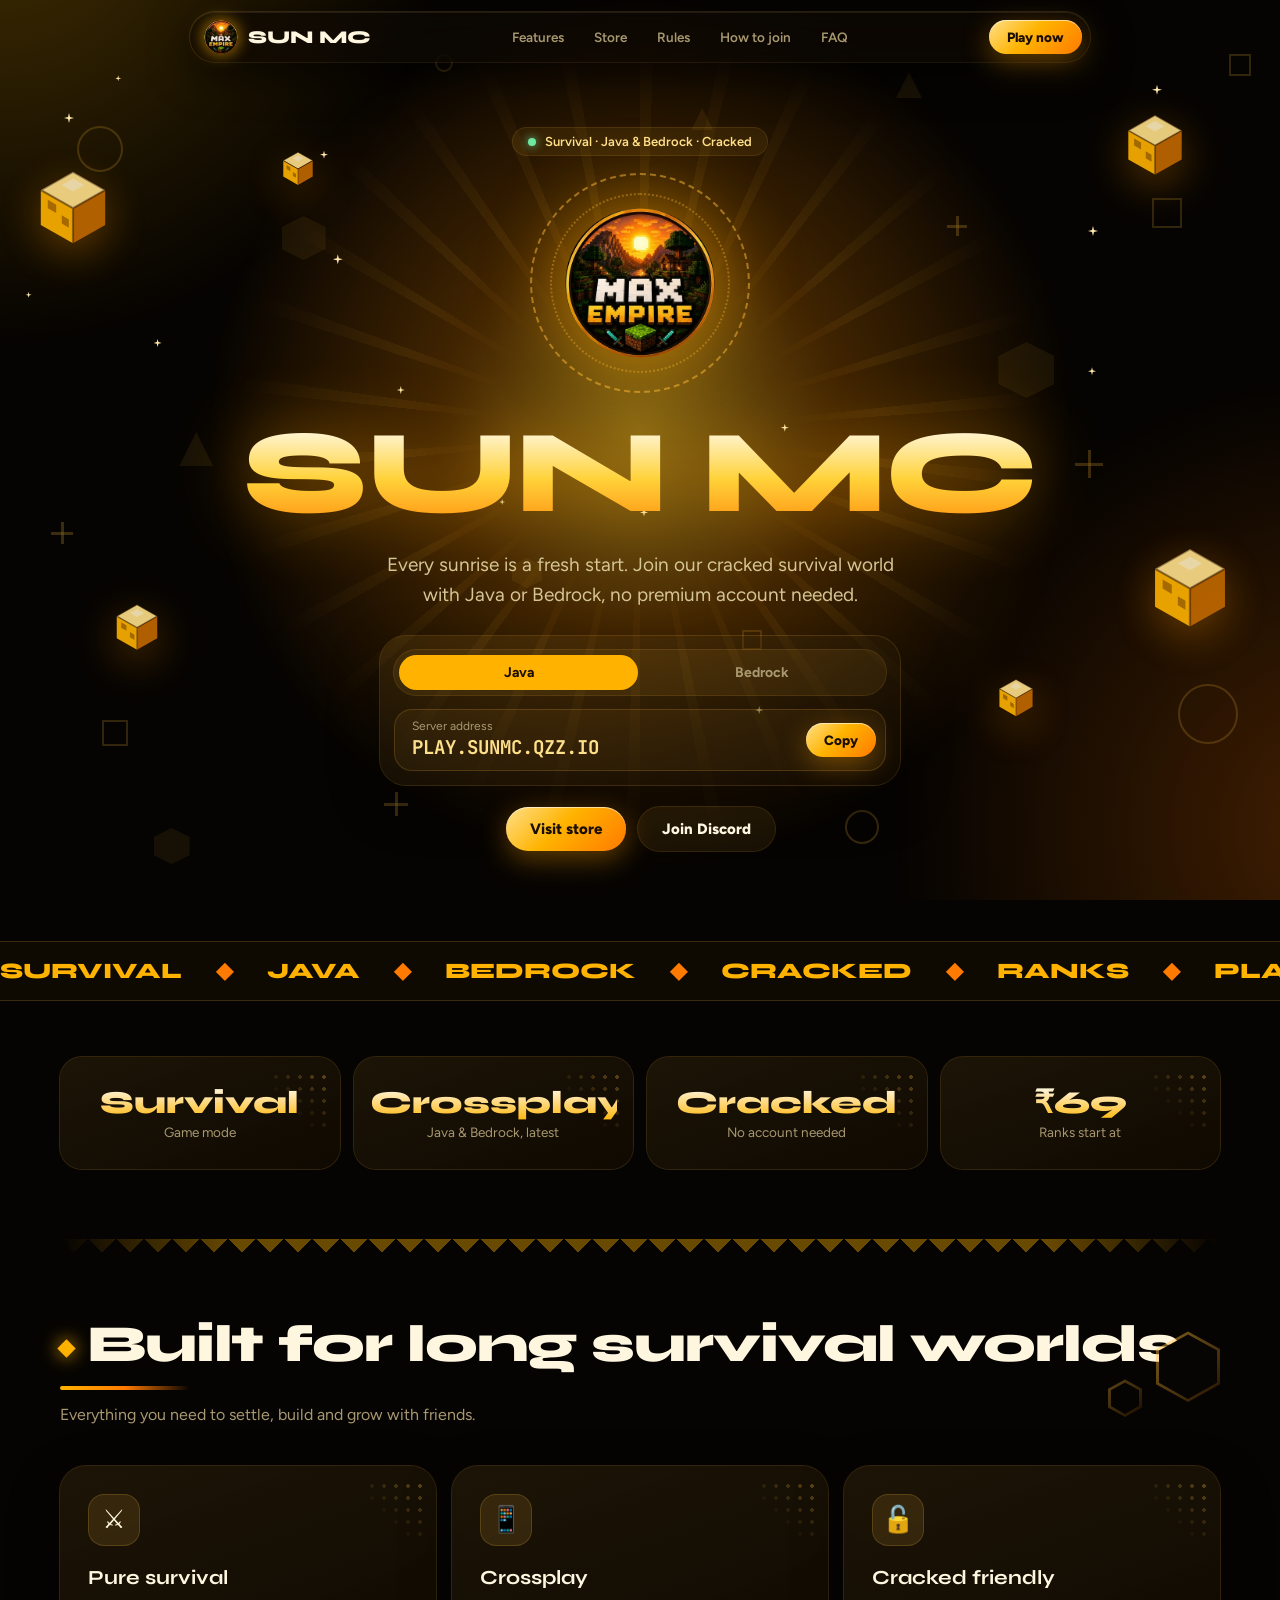
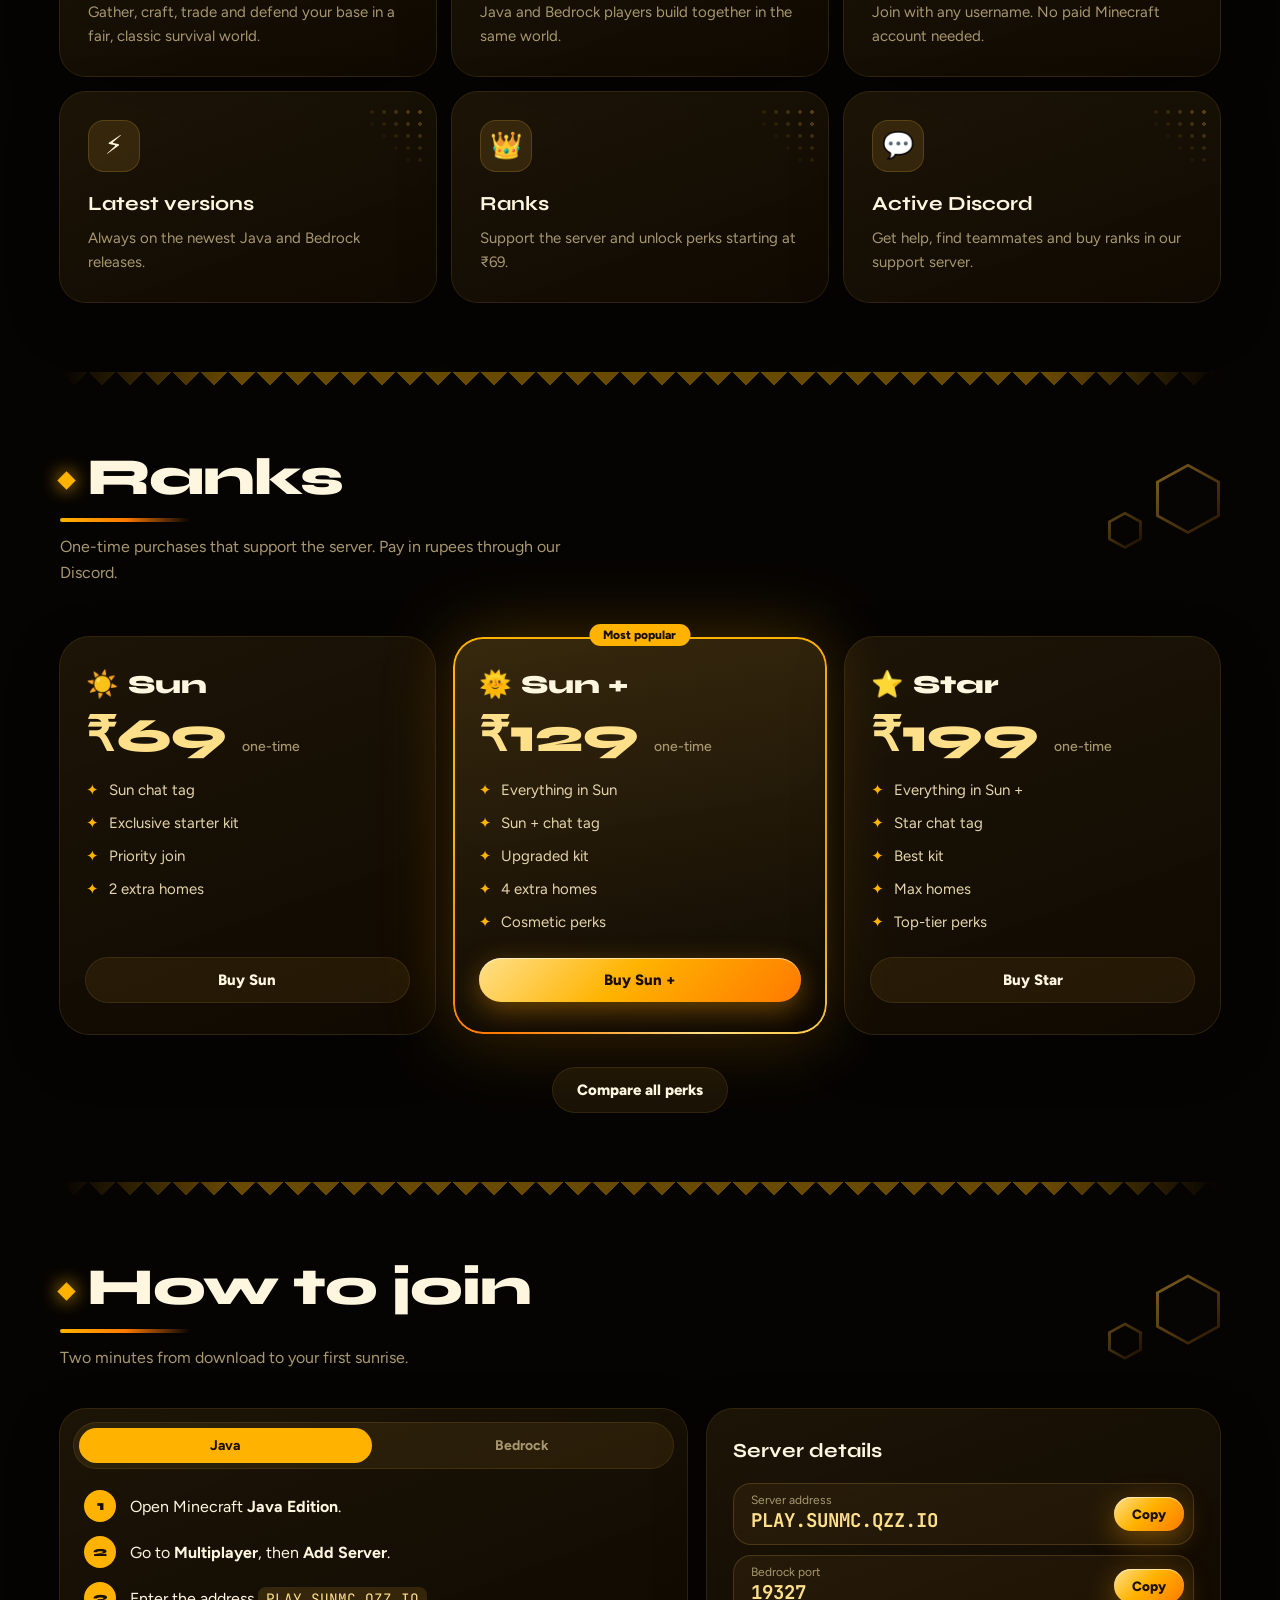
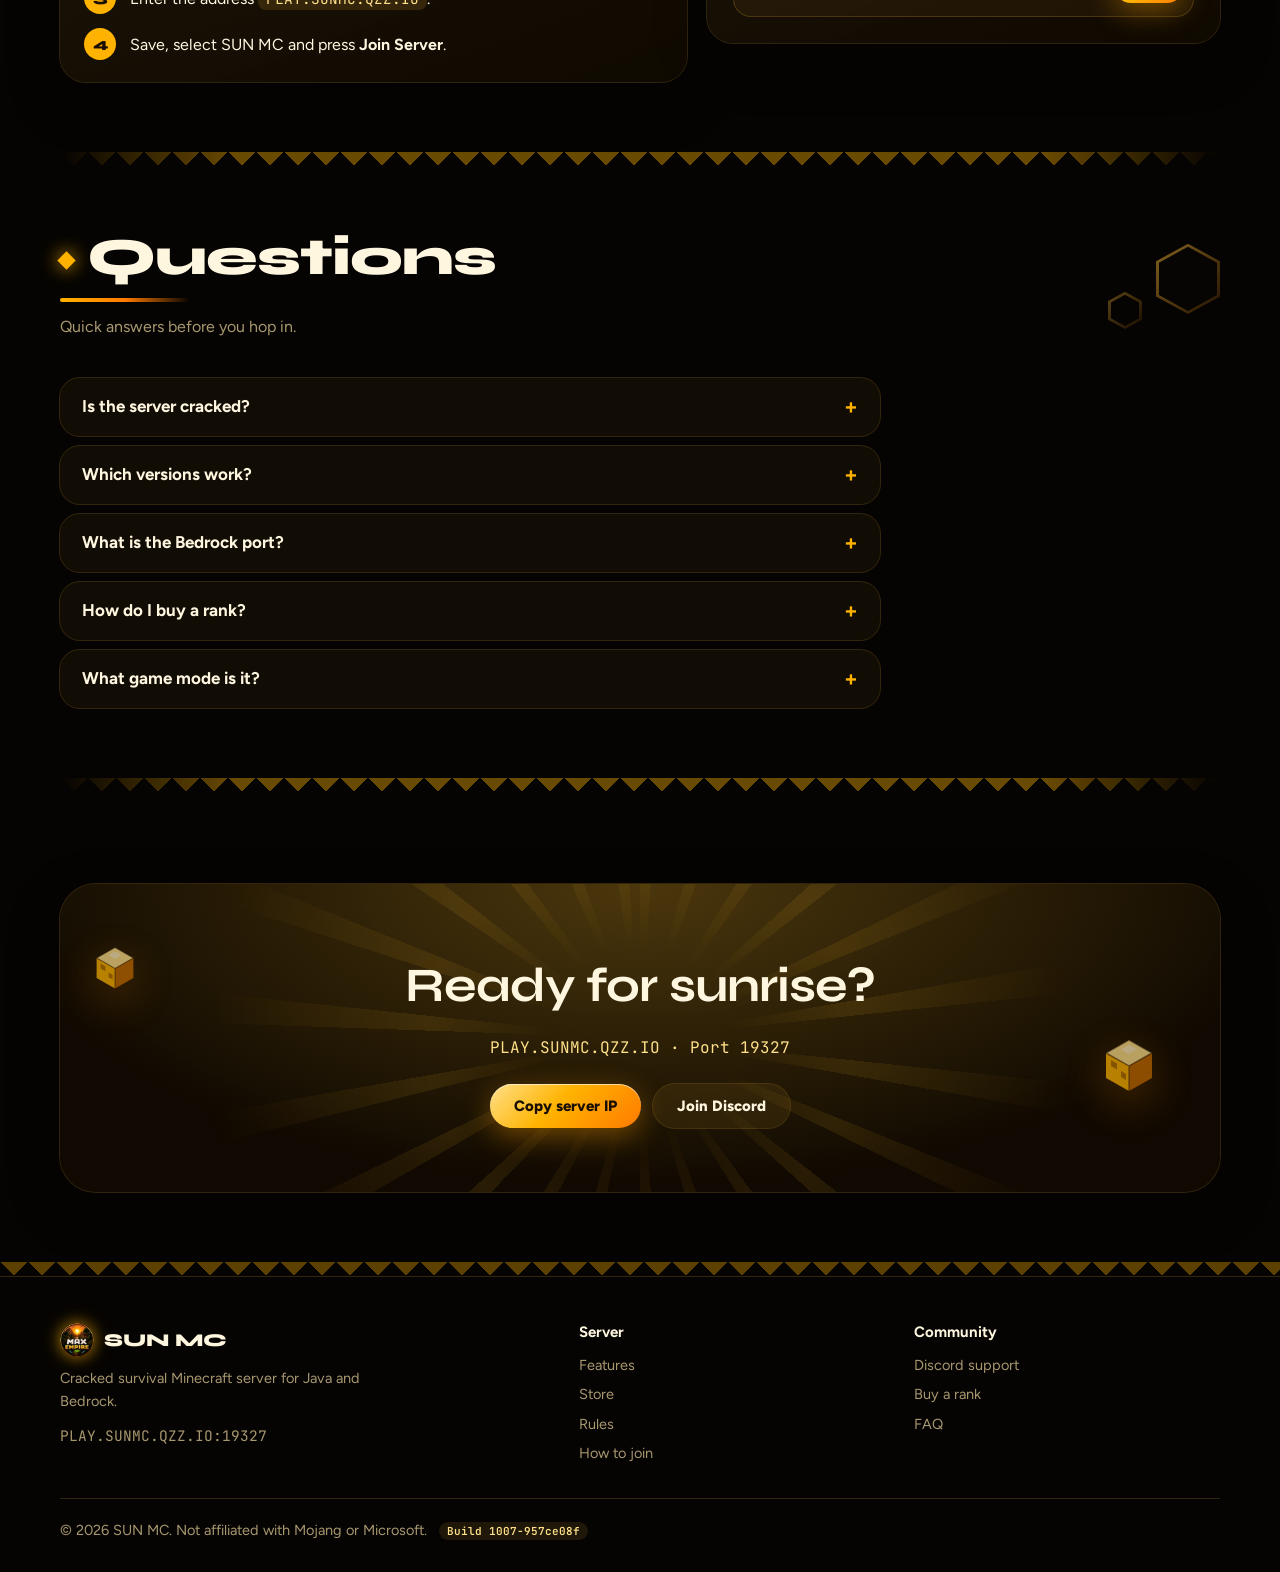
<file: index.html>
<!DOCTYPE html>
<html lang="en"><head><meta charset="utf-8"><script>(function(d){d.classList.add("js");try{if(sessionStorage.getItem("sm_pre")){d.classList.add("nopre")}else{sessionStorage.setItem("sm_pre","1");d.classList.add("pre-on")}}catch(e){d.classList.add("nopre")}})(document.documentElement)</script><meta name="build" content="1007-957ce08f"><meta name="viewport" content="width=device-width, initial-scale=1, minimum-scale=1, viewport-fit=cover">
<title>SUN MC: Cracked Survival Minecraft Server for Java &amp; Bedrock</title><meta name="description" content="Join SUN MC, a cracked survival Minecraft server for latest Java and Bedrock. IP PLAY.SUNMC.QZZ.IO, port 19327. Ranks from ₹69."><meta name="robots" content="index, follow, max-image-preview:large"><meta name="theme-color" content="#ffbe1a"><meta name="color-scheme" content="dark">
<link rel="canonical" href="https://store.sunmc.qzz.io/"><link rel="icon" type="image/png" href="assets/favicon.png"><link rel="apple-touch-icon" href="assets/logo-512.png"><link rel="manifest" href="manifest.webmanifest">
<meta property="og:type" content="website"><meta property="og:site_name" content="SUN MC"><meta property="og:title" content="SUN MC: Cracked Survival Minecraft Server for Java &amp; Bedrock"><meta property="og:description" content="Join SUN MC, a cracked survival Minecraft server for latest Java and Bedrock. IP PLAY.SUNMC.QZZ.IO, port 19327. Ranks from ₹69."><meta property="og:url" content="https://store.sunmc.qzz.io/"><meta property="og:image" content="https://store.sunmc.qzz.io/og-image.jpg"><meta property="og:image:width" content="1200"><meta property="og:image:height" content="630">
<meta name="twitter:card" content="summary_large_image"><meta name="twitter:title" content="SUN MC: Cracked Survival Minecraft Server for Java &amp; Bedrock"><meta name="twitter:description" content="Join SUN MC, a cracked survival Minecraft server for latest Java and Bedrock. IP PLAY.SUNMC.QZZ.IO, port 19327. Ranks from ₹69."><meta name="twitter:image" content="https://store.sunmc.qzz.io/og-image.jpg">
<link rel="preconnect" href="https://fonts.googleapis.com"><link rel="preconnect" href="https://fonts.gstatic.com" crossorigin>
<link rel="stylesheet" href="https://fonts.googleapis.com/css2?family=Syne:wght@600;800&family=Figtree:wght@400;600;800&family=JetBrains+Mono:wght@500;700&display=swap">
<link rel="stylesheet" href="assets/style.957ce08f.css"><script type="application/ld+json">{"@context": "https://schema.org", "@type": "VideoGame", "name": "SUN MC", "description": "Cracked survival Minecraft server for Java and Bedrock.", "gamePlatform": ["Minecraft: Java Edition", "Minecraft: Bedrock Edition"], "genre": "Survival", "url": "https://store.sunmc.qzz.io/"}</script><script type="application/ld+json">{"@context": "https://schema.org", "@type": "FAQPage", "mainEntity": [{"@type": "Question", "name": "Is the server cracked?", "acceptedAnswer": {"@type": "Answer", "text": "Yes. You can join with any username, no premium Minecraft account required."}}, {"@type": "Question", "name": "Which versions work?", "acceptedAnswer": {"@type": "Answer", "text": "The latest Java Edition and the latest Bedrock Edition."}}, {"@type": "Question", "name": "What is the Bedrock port?", "acceptedAnswer": {"@type": "Answer", "text": "Use the address PLAY.SUNMC.QZZ.IO with port 19327. Java players only need the address."}}, {"@type": "Question", "name": "How do I buy a rank?", "acceptedAnswer": {"@type": "Answer", "text": "Choose a rank in the store, enter your Minecraft username, then send the copied order in a ticket on our Discord. Payment is in rupees (INR)."}}, {"@type": "Question", "name": "What game mode is it?", "acceptedAnswer": {"@type": "Answer", "text": "Survival."}}]}</script><script id="discord:component-embed" type="application/json">{"component": {"type": 17, "accent_color": 16760346, "components": [{"type": 9, "components": [{"type": 10, "content": "# SUN MC"}, {"type": 10, "content": "Cracked survival Minecraft server for Java and Bedrock. No premium account needed, just hop in."}], "accessory": {"type": 11, "media": {"url": "https://store.sunmc.qzz.io/assets/logo-512.png"}}}, {"type": 10, "content": "⚔️ **Survival**   📱 **Java + Bedrock**   🔓 **Cracked**   👑 **Ranks from ₹69**\n**IP:** `PLAY.SUNMC.QZZ.IO`   **Bedrock port:** `19327`"}, {"type": 14, "divider": true, "spacing": 1}, {"type": 1, "components": [{"type": 2, "style": 5, "label": "Website", "url": "https://store.sunmc.qzz.io/"}, {"type": 2, "style": 5, "label": "Store", "url": "https://store.sunmc.qzz.io/store/"}, {"type": 2, "style": 5, "label": "Rules", "url": "https://store.sunmc.qzz.io/rules/"}, {"type": 2, "style": 5, "label": "Join Discord", "url": "https://discord.gg/KNPfUsSNhY"}]}]}}</script></head><body>
<a class="skip" href="#main">Skip to content</a>
<div class="wipe" aria-hidden="true"><i style="--k:0"></i><i style="--k:1"></i><i style="--k:2"></i><i style="--k:3"></i><i style="--k:4"></i><i style="--k:5"></i></div>
<div class="pre" aria-hidden="true"><div class="pl2"><img src="assets/logo-96.webp" width="88" height="88" alt=""></div><b>SUN MC</b><div class="bar"><i></i></div><small>Loading the sunrise...</small></div>
<div class="bgfx"></div><div class="shapes" aria-hidden="true"><i class="ring" style="--x:6%;--y:14%;--s:46px;--d:-0s;--t:14s"></i><i class="dia" style="--x:90%;--y:22%;--s:30px;--d:-3s;--t:12s"></i><i class="tri" style="--x:14%;--y:48%;--s:34px;--d:-5s;--t:16s"></i><i class="plus" style="--x:84%;--y:50%;--s:28px;--d:-2s;--t:13s"></i><i class="ring" style="--x:92%;--y:76%;--s:60px;--d:-6s;--t:18s"></i><i class="dia" style="--x:8%;--y:80%;--s:26px;--d:-1s;--t:11s"></i><i class="tri" style="--x:70%;--y:8%;--s:26px;--d:-4s;--t:15s"></i><i class="plus" style="--x:30%;--y:88%;--s:24px;--d:-7s;--t:12s"></i><i class="ring" style="--x:48%;--y:30%;--s:22px;--d:-3s;--t:10s"></i><i class="dia" style="--x:58%;--y:70%;--s:20px;--d:-8s;--t:14s"></i><i class="hex" style="--x:22%;--y:24%;--s:44px;--d:-2s;--t:15s"></i><i class="hex" style="--x:78%;--y:38%;--s:56px;--d:-6s;--t:17s"></i><i class="hex" style="--x:40%;--y:62%;--s:30px;--d:-4s;--t:13s"></i><i class="ring" style="--x:66%;--y:90%;--s:34px;--d:-9s;--t:16s"></i><i class="plus" style="--x:4%;--y:58%;--s:22px;--d:-3s;--t:11s"></i><i class="dia" style="--x:96%;--y:6%;--s:22px;--d:-5s;--t:12s"></i><i class="tri" style="--x:54%;--y:12%;--s:22px;--d:-1s;--t:14s"></i><i class="hex" style="--x:12%;--y:92%;--s:36px;--d:-7s;--t:16s"></i><i class="ring" style="--x:34%;--y:6%;--s:18px;--d:-2s;--t:9s"></i><i class="plus" style="--x:74%;--y:24%;--s:20px;--d:-6s;--t:10s"></i></div><svg width="0" height="0" style="position:absolute" aria-hidden="true"><defs><symbol id="cube" viewBox="0 0 100 110"><path d="M50 4 96 30 50 56 4 30Z" fill="#ffe08a"/><path d="M4 30 50 56V106L4 80Z" fill="#ffb300"/><path d="M96 30 50 56V106L96 80Z" fill="#c26a00"/><path d="M50 4 96 30 50 56 4 30ZM4 30 50 56 96 30M50 56V106" fill="none" stroke="rgba(40,18,0,.45)" stroke-width="3"/><path d="M50 14 66 23 50 32 34 23Z" fill="rgba(255,255,255,.4)"/><path d="M14 44 26 51V63L14 56ZM34 66 44 72V84L34 78Z" fill="rgba(90,40,0,.45)"/></symbol></defs></svg><header class="nav"><input id="nt" type="checkbox" hidden><div class="w"><a class="brand" href="./"><img src="assets/logo-96.webp" alt="" width="40" height="40">SUN MC</a>
<nav class="nl" aria-label="Main"><a href="#features">Features</a><a href="store/">Store</a><a href="rules/">Rules</a><a href="#join">How to join</a><a href="#faq">FAQ</a></nav>
<a class="btn sm" href="#join">Play now</a><label class="bur" for="nt" aria-label="Menu"><i></i><i></i><i></i></label></div></header>
<main id="main"><section class="hero"><svg class="cb" viewBox="0 0 100 110" style="--x:3%;--y:18%;--s:70px;--d:-0s;--t:9s" aria-hidden="true"><use href="#cube"/></svg><svg class="cb" viewBox="0 0 100 110" style="--x:9%;--y:64%;--s:44px;--d:-2s;--t:11s" aria-hidden="true"><use href="#cube"/></svg><svg class="cb" viewBox="0 0 100 110" style="--x:88%;--y:12%;--s:58px;--d:-1s;--t:10s" aria-hidden="true"><use href="#cube"/></svg><svg class="cb" viewBox="0 0 100 110" style="--x:90%;--y:58%;--s:76px;--d:-3s;--t:12s" aria-hidden="true"><use href="#cube"/></svg><svg class="cb" viewBox="0 0 100 110" style="--x:22%;--y:16%;--s:32px;--d:-4s;--t:8s" aria-hidden="true"><use href="#cube"/></svg><svg class="cb" viewBox="0 0 100 110" style="--x:78%;--y:72%;--s:36px;--d:-2s;--t:9s" aria-hidden="true"><use href="#cube"/></svg><i class="sp" style="--x:59%;--y:75%;--s:8px;--d:-1.8s;--t:4.1s"></i><i class="sp" style="--x:26%;--y:27%;--s:10px;--d:-1.9s;--t:3.6s"></i><i class="sp" style="--x:25%;--y:16%;--s:8px;--d:-1.2s;--t:2.4s"></i><i class="sp" style="--x:90%;--y:9%;--s:10px;--d:-3.9s;--t:4.3s"></i><i class="sp" style="--x:85%;--y:24%;--s:10px;--d:-0.1s;--t:3.4s"></i><i class="sp" style="--x:9%;--y:8%;--s:6px;--d:-3.5s;--t:3.5s"></i><i class="sp" style="--x:61%;--y:45%;--s:8px;--d:-2.4s;--t:2.6s"></i><i class="sp" style="--x:31%;--y:41%;--s:8px;--d:-0.0s;--t:2.4s"></i><i class="sp" style="--x:85%;--y:39%;--s:8px;--d:-4.0s;--t:4.4s"></i><i class="sp" style="--x:12%;--y:36%;--s:8px;--d:-3.0s;--t:3.3s"></i><i class="sp" style="--x:5%;--y:12%;--s:10px;--d:-3.1s;--t:3.1s"></i><i class="sp" style="--x:39%;--y:53%;--s:6px;--d:-3.8s;--t:4.1s"></i><i class="sp" style="--x:2%;--y:31%;--s:6px;--d:-3.7s;--t:2.3s"></i><i class="sp" style="--x:50%;--y:54%;--s:8px;--d:-0.3s;--t:3.6s"></i><i class="ss" style="--y:12%;--d:0s"></i><i class="ss" style="--y:30%;--d:3.4s"></i><i class="ss" style="--y:6%;--d:5.6s"></i><div class="sun" aria-hidden="true"><i class="corona"></i><i class="rays"></i></div><div class="w ht"><span class="chip"><i></i>Survival &middot; Java &amp; Bedrock &middot; Cracked</span>
<div class="lg"><i class="r1"></i><i class="r2"></i><i class="o1"></i><i class="o2"></i><img class="logo" src="assets/logo-384.webp" width="150" height="150" alt="SUN MC logo" fetchpriority="high"></div><h1 class="wm">SUN MC</h1><p class="lead">Every sunrise is a fresh start. Join our cracked survival world with Java or Bedrock, no premium account needed.</p>
<div class="con pn"><input class="tab" type="radio" name="ed" id="ej" checked><input class="tab" type="radio" name="ed" id="eb"><div class="tl"><label for="ej">Java</label><label for="eb">Bedrock</label></div>
<div class="pane pj"><div class="f"><div><small>Server address</small><b>PLAY.SUNMC.QZZ.IO</b></div><button class="btn sm" type="button" data-copy="PLAY.SUNMC.QZZ.IO">Copy</button></div></div><div class="pane pb"><div class="f"><div><small>Server address</small><b>PLAY.SUNMC.QZZ.IO</b></div><button class="btn sm" type="button" data-copy="PLAY.SUNMC.QZZ.IO">Copy</button></div><div class="f"><div><small>Bedrock port</small><b>19327</b></div><button class="btn sm" type="button" data-copy="19327">Copy</button></div></div></div>
<div class="acts c"><a class="btn" href="store/">Visit store</a><a class="btn g" href="https://discord.gg/KNPfUsSNhY" target="_blank" rel="noopener">Join Discord</a></div></div></section>
<div class="mq" aria-hidden="true"><div class="mqi"><span>SURVIVAL</span><i>&#9670;</i><span>JAVA</span><i>&#9670;</i><span>BEDROCK</span><i>&#9670;</i><span>CRACKED</span><i>&#9670;</i><span>RANKS</span><i>&#9670;</i><span>PLAY NOW</span><i>&#9670;</i><span>SURVIVAL</span><i>&#9670;</i><span>JAVA</span><i>&#9670;</i><span>BEDROCK</span><i>&#9670;</i><span>CRACKED</span><i>&#9670;</i><span>RANKS</span><i>&#9670;</i><span>PLAY NOW</span><i>&#9670;</i></div></div>
<section class="w stw"><div class="stats"><div class="st"><b>Survival</b><span>Game mode</span></div><div class="st"><b>Crossplay</b><span>Java &amp; Bedrock, latest</span></div><div class="st"><b>Cracked</b><span>No account needed</span></div><div class="st"><b>&#8377;69</b><span>Ranks start at</span></div></div></section>
<div class="dv" aria-hidden="true"></div><section class="sec w" id="features"><i class="hx h1" aria-hidden="true"></i><i class="hx h2" aria-hidden="true"></i><h2 class="sh">Built for long survival worlds</h2><p class="sub">Everything you need to settle, build and grow with friends.</p><div class="fg"><div class="fc pn"><div class="ic">&#9876;&#65039;</div><h3>Pure survival</h3><p>Gather, craft, trade and defend your base in a fair, classic survival world.</p></div><div class="fc pn"><div class="ic">&#128241;</div><h3>Crossplay</h3><p>Java and Bedrock players build together in the same world.</p></div><div class="fc pn"><div class="ic">&#128275;</div><h3>Cracked friendly</h3><p>Join with any username. No paid Minecraft account needed.</p></div><div class="fc pn"><div class="ic">&#9889;</div><h3>Latest versions</h3><p>Always on the newest Java and Bedrock releases.</p></div><div class="fc pn"><div class="ic">&#128081;</div><h3>Ranks</h3><p>Support the server and unlock perks starting at &#8377;69.</p></div><div class="fc pn"><div class="ic">&#128172;</div><h3>Active Discord</h3><p>Get help, find teammates and buy ranks in our support server.</p></div></div></section>
<div class="dv" aria-hidden="true"></div><section class="sec w" id="ranks"><i class="hx h1" aria-hidden="true"></i><i class="hx h2" aria-hidden="true"></i><h2 class="sh">Ranks</h2><p class="sub">One-time purchases that support the server. Pay in rupees through our Discord.</p><div class="rk"><article class="rc pn"><div class="rn"><span>&#9728;&#65039;</span>Sun</div><div class="pr">&#8377;69 <small>one-time</small></div><ul><li>Sun chat tag</li><li>Exclusive starter kit</li><li>Priority join</li><li>2 extra homes</li></ul><a class="btn g" data-buy="sun" href="store/?rank=sun#order">Buy Sun</a></article><article class="rc pn pop"><span class="bdg">Most popular</span><div class="rn"><span>&#127774;</span>Sun +</div><div class="pr">&#8377;129 <small>one-time</small></div><ul><li>Everything in Sun</li><li>Sun + chat tag</li><li>Upgraded kit</li><li>4 extra homes</li><li>Cosmetic perks</li></ul><a class="btn" data-buy="sunplus" href="store/?rank=sunplus#order">Buy Sun +</a></article><article class="rc pn"><div class="rn"><span>&#11088;</span>Star</div><div class="pr">&#8377;199 <small>one-time</small></div><ul><li>Everything in Sun +</li><li>Star chat tag</li><li>Best kit</li><li>Max homes</li><li>Top-tier perks</li></ul><a class="btn g" data-buy="star" href="store/?rank=star#order">Buy Star</a></article></div><p class="mt"><a class="btn g" href="store/">Compare all perks</a></p></section>
<div class="dv" aria-hidden="true"></div><section class="sec w" id="join"><i class="hx h1" aria-hidden="true"></i><i class="hx h2" aria-hidden="true"></i><h2 class="sh">How to join</h2><p class="sub">Two minutes from download to your first sunrise.</p><div class="jn"><div class="pn tb"><input class="tab" type="radio" name="jt" id="jj" checked><input class="tab" type="radio" name="jt" id="jb"><div class="tl"><label for="jj">Java</label><label for="jb">Bedrock</label></div><div class="pane pj"><ol class="stp"><li><span>Open Minecraft <b>Java Edition</b>.</span></li><li><span>Go to <b>Multiplayer</b>, then <b>Add Server</b>.</span></li><li><span>Enter the address <code>PLAY.SUNMC.QZZ.IO</code>.</span></li><li><span>Save, select SUN MC and press <b>Join Server</b>.</span></li></ol></div><div class="pane pb"><ol class="stp"><li><span>Open Minecraft <b>Bedrock Edition</b>.</span></li><li><span>Go to <b>Play</b>, then <b>Servers</b>, then <b>Add Server</b>.</span></li><li><span>Address <code>PLAY.SUNMC.QZZ.IO</code> and port <code>19327</code>.</span></li><li><span>Save and tap SUN MC to join.</span></li></ol></div></div>
<div class="pn side"><h3>Server details</h3><div class="f"><div><small>Server address</small><b>PLAY.SUNMC.QZZ.IO</b></div><button class="btn sm" type="button" data-copy="PLAY.SUNMC.QZZ.IO">Copy</button></div><div class="f"><div><small>Bedrock port</small><b>19327</b></div><button class="btn sm" type="button" data-copy="19327">Copy</button></div></div></div></section>
<div class="dv" aria-hidden="true"></div><section class="sec w" id="faq"><i class="hx h1" aria-hidden="true"></i><i class="hx h2" aria-hidden="true"></i><h2 class="sh">Questions</h2><p class="sub">Quick answers before you hop in.</p><div class="faq"><details><summary>Is the server cracked?</summary><p>Yes. You can join with any username, no premium Minecraft account required.</p></details><details><summary>Which versions work?</summary><p>The latest Java Edition and the latest Bedrock Edition.</p></details><details><summary>What is the Bedrock port?</summary><p>Use the address PLAY.SUNMC.QZZ.IO with port 19327. Java players only need the address.</p></details><details><summary>How do I buy a rank?</summary><p>Choose a rank in the store, enter your Minecraft username, then send the copied order in a ticket on our Discord. Payment is in rupees (INR).</p></details><details><summary>What game mode is it?</summary><p>Survival.</p></details></div></section>
<div class="dv" aria-hidden="true"></div><section class="w"><div class="cta pn"><svg class="cb" viewBox="0 0 100 110" style="--x:3%;--y:20%;--s:40px;--d:-1s;--t:9s" aria-hidden="true"><use href="#cube"/></svg><svg class="cb" viewBox="0 0 100 110" style="--x:90%;--y:50%;--s:50px;--d:-3s;--t:10s" aria-hidden="true"><use href="#cube"/></svg><h2>Ready for sunrise?</h2><p class="k">PLAY.SUNMC.QZZ.IO &middot; Port 19327</p><div class="acts c"><button class="btn" type="button" data-copy="PLAY.SUNMC.QZZ.IO">Copy server IP</button><a class="btn g" href="https://discord.gg/KNPfUsSNhY" target="_blank" rel="noopener">Join Discord</a></div></div></section></main>
<footer class="ft"><div class="w fg3"><div><a class="brand" href="./"><img src="assets/logo-96.webp" alt="" width="40" height="40">SUN MC</a><p>Cracked survival Minecraft server for Java and Bedrock.</p><p class="k">PLAY.SUNMC.QZZ.IO:19327</p></div>
<div><h4>Server</h4><a href="#features">Features</a><a href="store/">Store</a><a href="rules/">Rules</a><a href="#join">How to join</a></div>
<div><h4>Community</h4><a href="https://discord.gg/KNPfUsSNhY" target="_blank" rel="noopener">Discord support</a><a href="store/#order">Buy a rank</a><a href="#faq">FAQ</a></div></div>
<div class="w cp">&copy; 2026 SUN MC. Not affiliated with Mojang or Microsoft. <span class="bld">Build 1007-957ce08f</span></div></footer>
<div class="toast" id="toast" role="status"></div>
<script defer src="assets/app.957ce08f.js"></script></body></html>
</file>
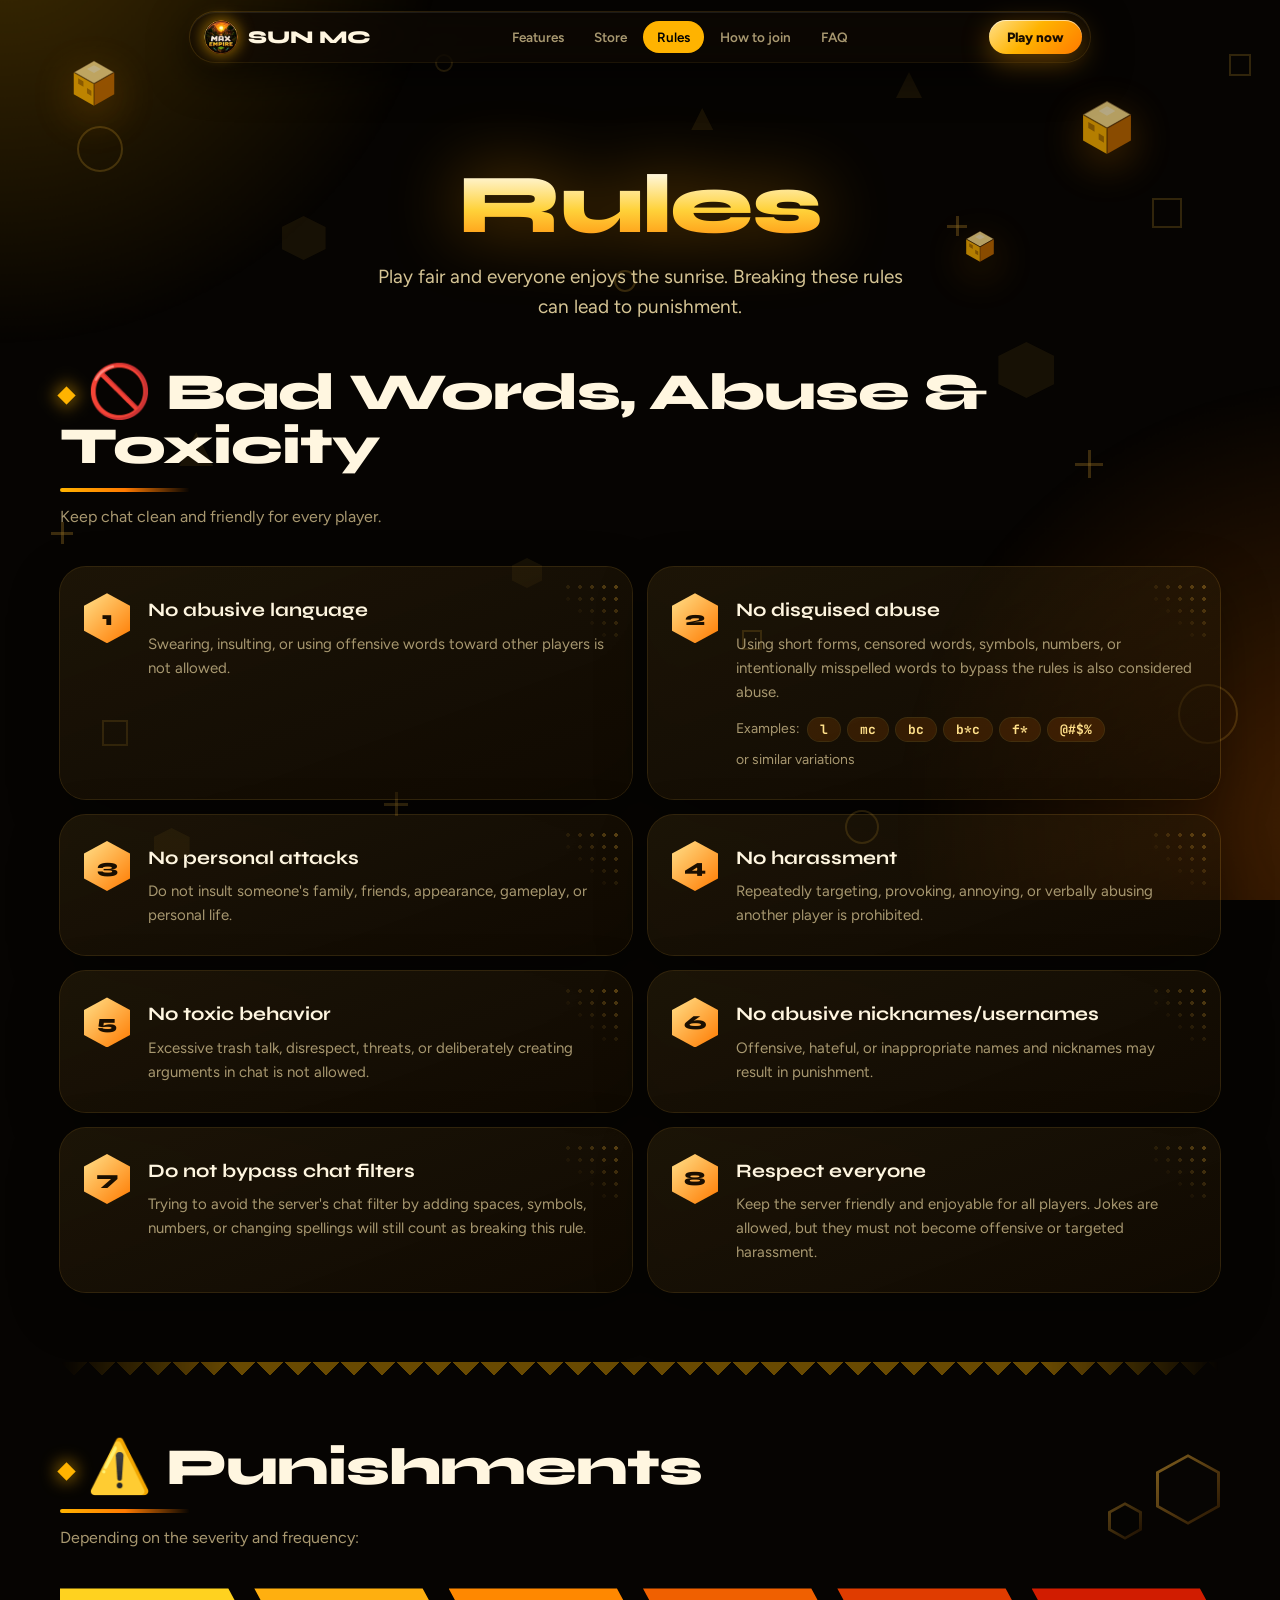
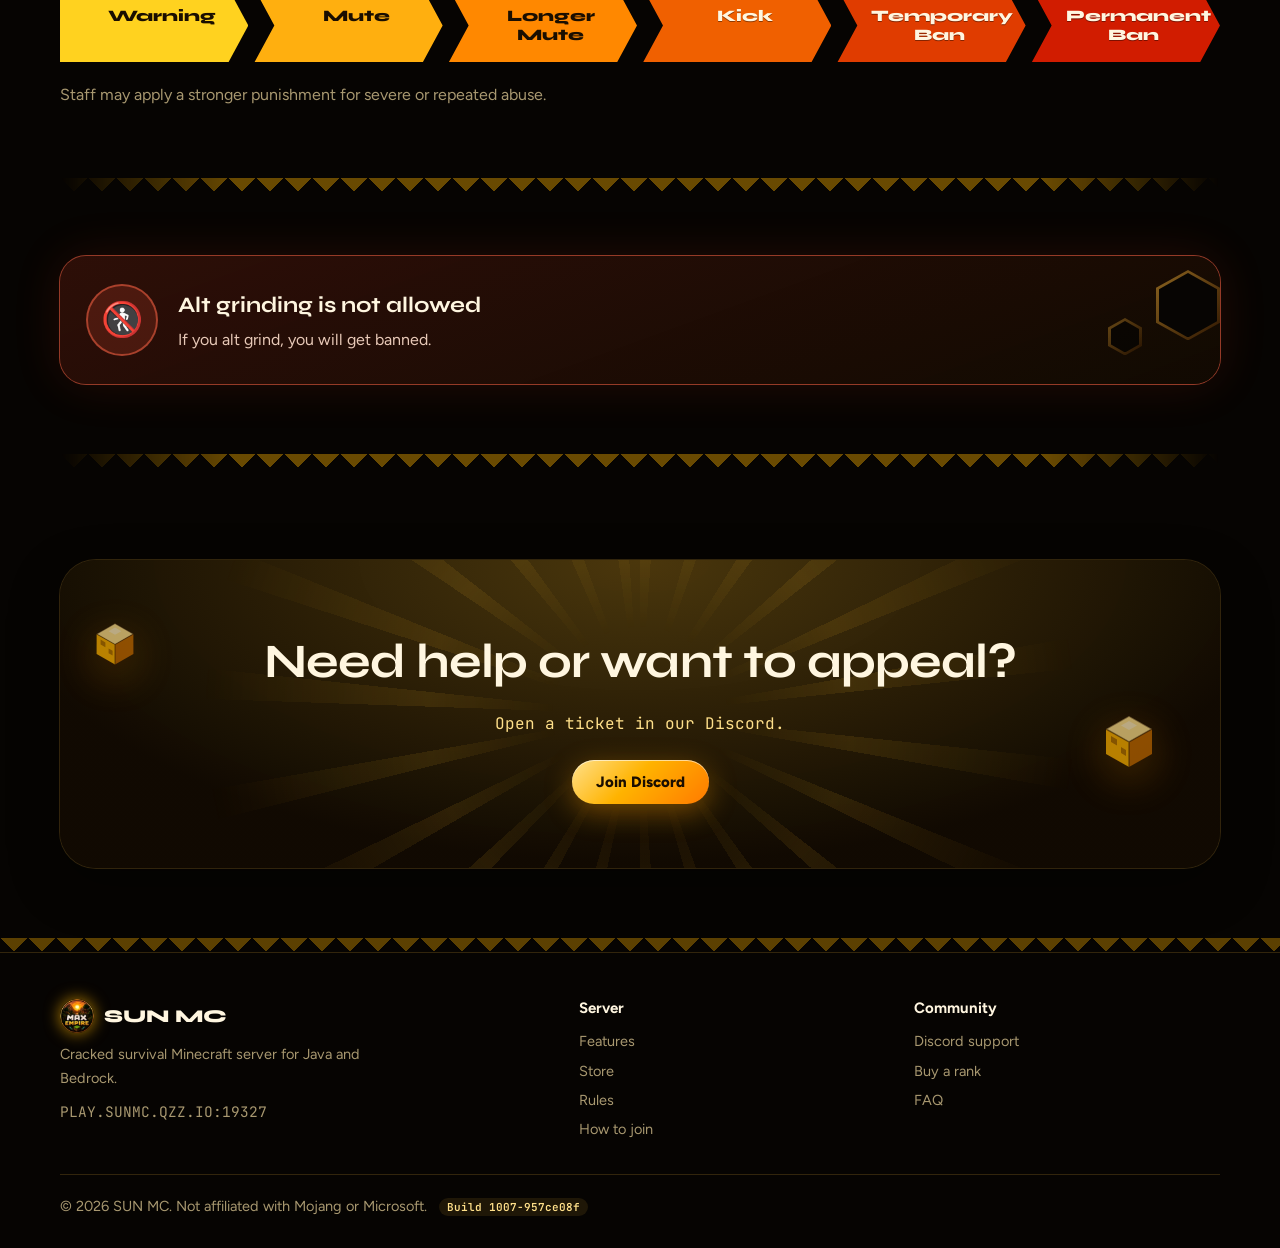
<file: rules/index.html>
<!DOCTYPE html>
<html lang="en"><head><meta charset="utf-8"><script>(function(d){d.classList.add("js");try{if(sessionStorage.getItem("sm_pre")){d.classList.add("nopre")}else{sessionStorage.setItem("sm_pre","1");d.classList.add("pre-on")}}catch(e){d.classList.add("nopre")}})(document.documentElement)</script><meta name="build" content="1007-957ce08f"><meta name="viewport" content="width=device-width, initial-scale=1, minimum-scale=1, viewport-fit=cover">
<title>Server Rules | SUN MC</title><meta name="description" content="Read the SUN MC Minecraft server rules: no abuse, toxicity, chat filter bypass or alt grinding."><meta name="robots" content="index, follow, max-image-preview:large"><meta name="theme-color" content="#ffbe1a"><meta name="color-scheme" content="dark">
<link rel="canonical" href="https://store.sunmc.qzz.io/rules/"><link rel="icon" type="image/png" href="../assets/favicon.png"><link rel="apple-touch-icon" href="../assets/logo-512.png"><link rel="manifest" href="../manifest.webmanifest">
<meta property="og:type" content="website"><meta property="og:site_name" content="SUN MC"><meta property="og:title" content="Server Rules | SUN MC"><meta property="og:description" content="Read the SUN MC Minecraft server rules: no abuse, toxicity, chat filter bypass or alt grinding."><meta property="og:url" content="https://store.sunmc.qzz.io/rules/"><meta property="og:image" content="https://store.sunmc.qzz.io/og-image.jpg"><meta property="og:image:width" content="1200"><meta property="og:image:height" content="630">
<meta name="twitter:card" content="summary_large_image"><meta name="twitter:title" content="Server Rules | SUN MC"><meta name="twitter:description" content="Read the SUN MC Minecraft server rules: no abuse, toxicity, chat filter bypass or alt grinding."><meta name="twitter:image" content="https://store.sunmc.qzz.io/og-image.jpg">
<link rel="preconnect" href="https://fonts.googleapis.com"><link rel="preconnect" href="https://fonts.gstatic.com" crossorigin>
<link rel="stylesheet" href="https://fonts.googleapis.com/css2?family=Syne:wght@600;800&family=Figtree:wght@400;600;800&family=JetBrains+Mono:wght@500;700&display=swap">
<link rel="stylesheet" href="../assets/style.957ce08f.css"><script id="discord:component-embed" type="application/json">{"component": {"type": 17, "accent_color": 16760346, "components": [{"type": 9, "components": [{"type": 10, "content": "# SUN MC Rules"}, {"type": 10, "content": "Read the server rules before you play on SUN MC."}], "accessory": {"type": 11, "media": {"url": "https://store.sunmc.qzz.io/assets/logo-512.png"}}}, {"type": 10, "content": "🚫 **No abusive language**   ⚠️ **Warning → Mute → Ban**   🚷 **No alt grinding**"}, {"type": 14, "divider": true, "spacing": 1}, {"type": 1, "components": [{"type": 2, "style": 5, "label": "Rules", "url": "https://store.sunmc.qzz.io/rules/"}, {"type": 2, "style": 5, "label": "Website", "url": "https://store.sunmc.qzz.io/"}, {"type": 2, "style": 5, "label": "Join Discord", "url": "https://discord.gg/KNPfUsSNhY"}]}]}}</script></head><body>
<a class="skip" href="#main">Skip to content</a>
<div class="wipe" aria-hidden="true"><i style="--k:0"></i><i style="--k:1"></i><i style="--k:2"></i><i style="--k:3"></i><i style="--k:4"></i><i style="--k:5"></i></div>
<div class="pre" aria-hidden="true"><div class="pl2"><img src="../assets/logo-96.webp" width="88" height="88" alt=""></div><b>SUN MC</b><div class="bar"><i></i></div><small>Loading the sunrise...</small></div>
<div class="bgfx"></div><div class="shapes" aria-hidden="true"><i class="ring" style="--x:6%;--y:14%;--s:46px;--d:-0s;--t:14s"></i><i class="dia" style="--x:90%;--y:22%;--s:30px;--d:-3s;--t:12s"></i><i class="tri" style="--x:14%;--y:48%;--s:34px;--d:-5s;--t:16s"></i><i class="plus" style="--x:84%;--y:50%;--s:28px;--d:-2s;--t:13s"></i><i class="ring" style="--x:92%;--y:76%;--s:60px;--d:-6s;--t:18s"></i><i class="dia" style="--x:8%;--y:80%;--s:26px;--d:-1s;--t:11s"></i><i class="tri" style="--x:70%;--y:8%;--s:26px;--d:-4s;--t:15s"></i><i class="plus" style="--x:30%;--y:88%;--s:24px;--d:-7s;--t:12s"></i><i class="ring" style="--x:48%;--y:30%;--s:22px;--d:-3s;--t:10s"></i><i class="dia" style="--x:58%;--y:70%;--s:20px;--d:-8s;--t:14s"></i><i class="hex" style="--x:22%;--y:24%;--s:44px;--d:-2s;--t:15s"></i><i class="hex" style="--x:78%;--y:38%;--s:56px;--d:-6s;--t:17s"></i><i class="hex" style="--x:40%;--y:62%;--s:30px;--d:-4s;--t:13s"></i><i class="ring" style="--x:66%;--y:90%;--s:34px;--d:-9s;--t:16s"></i><i class="plus" style="--x:4%;--y:58%;--s:22px;--d:-3s;--t:11s"></i><i class="dia" style="--x:96%;--y:6%;--s:22px;--d:-5s;--t:12s"></i><i class="tri" style="--x:54%;--y:12%;--s:22px;--d:-1s;--t:14s"></i><i class="hex" style="--x:12%;--y:92%;--s:36px;--d:-7s;--t:16s"></i><i class="ring" style="--x:34%;--y:6%;--s:18px;--d:-2s;--t:9s"></i><i class="plus" style="--x:74%;--y:24%;--s:20px;--d:-6s;--t:10s"></i></div><svg width="0" height="0" style="position:absolute" aria-hidden="true"><defs><symbol id="cube" viewBox="0 0 100 110"><path d="M50 4 96 30 50 56 4 30Z" fill="#ffe08a"/><path d="M4 30 50 56V106L4 80Z" fill="#ffb300"/><path d="M96 30 50 56V106L96 80Z" fill="#c26a00"/><path d="M50 4 96 30 50 56 4 30ZM4 30 50 56 96 30M50 56V106" fill="none" stroke="rgba(40,18,0,.45)" stroke-width="3"/><path d="M50 14 66 23 50 32 34 23Z" fill="rgba(255,255,255,.4)"/><path d="M14 44 26 51V63L14 56ZM34 66 44 72V84L34 78Z" fill="rgba(90,40,0,.45)"/></symbol></defs></svg><header class="nav"><input id="nt" type="checkbox" hidden><div class="w"><a class="brand" href="../"><img src="../assets/logo-96.webp" alt="" width="40" height="40">SUN MC</a>
<nav class="nl" aria-label="Main"><a href="../#features">Features</a><a href="../store/">Store</a><a href="../rules/" aria-current="page">Rules</a><a href="../#join">How to join</a><a href="../#faq">FAQ</a></nav>
<a class="btn sm" href="../#join">Play now</a><label class="bur" for="nt" aria-label="Menu"><i></i><i></i><i></i></label></div></header>
<main id="main"><section class="ph w"><svg class="cb" viewBox="0 0 100 110" style="--x:1%;--y:18%;--s:44px;--d:-0s;--t:9s" aria-hidden="true"><use href="#cube"/></svg><svg class="cb" viewBox="0 0 100 110" style="--x:88%;--y:30%;--s:52px;--d:-2s;--t:11s" aria-hidden="true"><use href="#cube"/></svg><svg class="cb" viewBox="0 0 100 110" style="--x:78%;--y:70%;--s:30px;--d:-4s;--t:8s" aria-hidden="true"><use href="#cube"/></svg><h1 class="wm sm">Rules</h1><p class="lead">Play fair and everyone enjoys the sunrise. Breaking these rules can lead to punishment.</p></section><section class="w sec t0"><h2 class="sh">&#128683; Bad Words, Abuse &amp; Toxicity</h2><p class="sub">Keep chat clean and friendly for every player.</p><div class="rl"><div class="fc pn rule"><h3>No abusive language</h3><p>Swearing, insulting, or using offensive words toward other players is not allowed.</p></div><div class="fc pn rule"><h3>No disguised abuse</h3><p>Using short forms, censored words, symbols, numbers, or intentionally misspelled words to bypass the rules is also considered abuse.</p><div class="ex"><span>Examples:</span><code>l</code><code>mc</code><code>bc</code><code>b*c</code><code>f*</code><code>@#$%</code><span>or similar variations</span></div></div><div class="fc pn rule"><h3>No personal attacks</h3><p>Do not insult someone's family, friends, appearance, gameplay, or personal life.</p></div><div class="fc pn rule"><h3>No harassment</h3><p>Repeatedly targeting, provoking, annoying, or verbally abusing another player is prohibited.</p></div><div class="fc pn rule"><h3>No toxic behavior</h3><p>Excessive trash talk, disrespect, threats, or deliberately creating arguments in chat is not allowed.</p></div><div class="fc pn rule"><h3>No abusive nicknames/usernames</h3><p>Offensive, hateful, or inappropriate names and nicknames may result in punishment.</p></div><div class="fc pn rule"><h3>Do not bypass chat filters</h3><p>Trying to avoid the server's chat filter by adding spaces, symbols, numbers, or changing spellings will still count as breaking this rule.</p></div><div class="fc pn rule"><h3>Respect everyone</h3><p>Keep the server friendly and enjoyable for all players. Jokes are allowed, but they must not become offensive or targeted harassment.</p></div></div></section><div class="dv" aria-hidden="true"></div><section class="w sec"><i class="hx h1" aria-hidden="true"></i><i class="hx h2" aria-hidden="true"></i><h2 class="sh">&#9888;&#65039; Punishments</h2><p class="sub">Depending on the severity and frequency:</p><ol class="lad"><li class="" style="--i:0"><span>Warning</span></li><li class="" style="--i:1"><span>Mute</span></li><li class="" style="--i:2"><span>Longer Mute</span></li><li class="hi" style="--i:3"><span>Kick</span></li><li class="hi" style="--i:4"><span>Temporary Ban</span></li><li class="hi" style="--i:5"><span>Permanent Ban</span></li></ol><p class="n2">Staff may apply a stronger punishment for severe or repeated abuse.</p></section><div class="dv" aria-hidden="true"></div><section class="w sec"><i class="hx h1" aria-hidden="true"></i><i class="hx h2" aria-hidden="true"></i><div class="alt pn"><div class="ai">&#128695;</div><div><h3>Alt grinding is not allowed</h3><p>If you alt grind, you will get banned.</p></div></div></section><div class="dv" aria-hidden="true"></div><section class="w"><div class="cta pn"><svg class="cb" viewBox="0 0 100 110" style="--x:3%;--y:20%;--s:40px;--d:-1s;--t:9s" aria-hidden="true"><use href="#cube"/></svg><svg class="cb" viewBox="0 0 100 110" style="--x:90%;--y:50%;--s:50px;--d:-3s;--t:10s" aria-hidden="true"><use href="#cube"/></svg><h2>Need help or want to appeal?</h2><p class="k">Open a ticket in our Discord.</p><div class="acts c"><a class="btn" href="https://discord.gg/KNPfUsSNhY" target="_blank" rel="noopener">Join Discord</a></div></div></section></main>
<footer class="ft"><div class="w fg3"><div><a class="brand" href="../"><img src="../assets/logo-96.webp" alt="" width="40" height="40">SUN MC</a><p>Cracked survival Minecraft server for Java and Bedrock.</p><p class="k">PLAY.SUNMC.QZZ.IO:19327</p></div>
<div><h4>Server</h4><a href="../#features">Features</a><a href="../store/">Store</a><a href="../rules/">Rules</a><a href="../#join">How to join</a></div>
<div><h4>Community</h4><a href="https://discord.gg/KNPfUsSNhY" target="_blank" rel="noopener">Discord support</a><a href="../store/#order">Buy a rank</a><a href="../#faq">FAQ</a></div></div>
<div class="w cp">&copy; 2026 SUN MC. Not affiliated with Mojang or Microsoft. <span class="bld">Build 1007-957ce08f</span></div></footer>
<div class="toast" id="toast" role="status"></div>
<script defer src="../assets/app.957ce08f.js"></script></body></html>
</file>
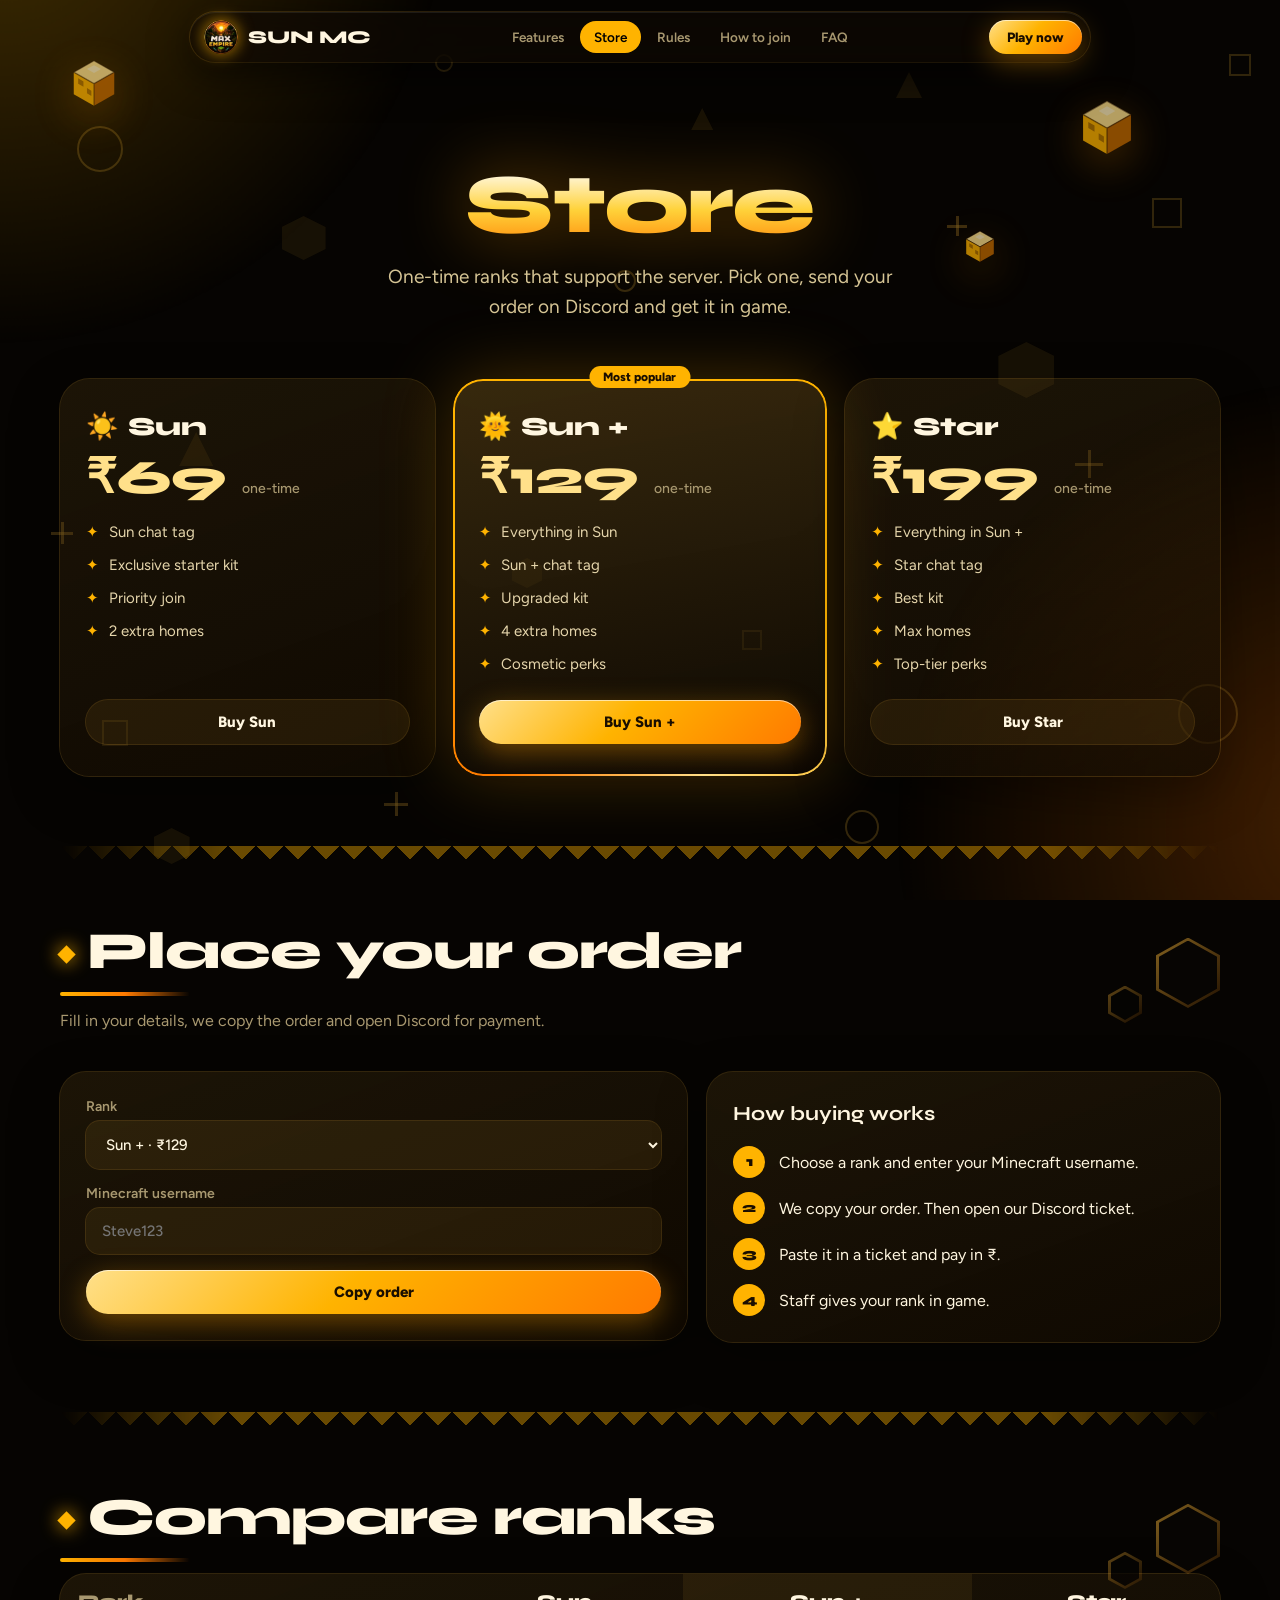
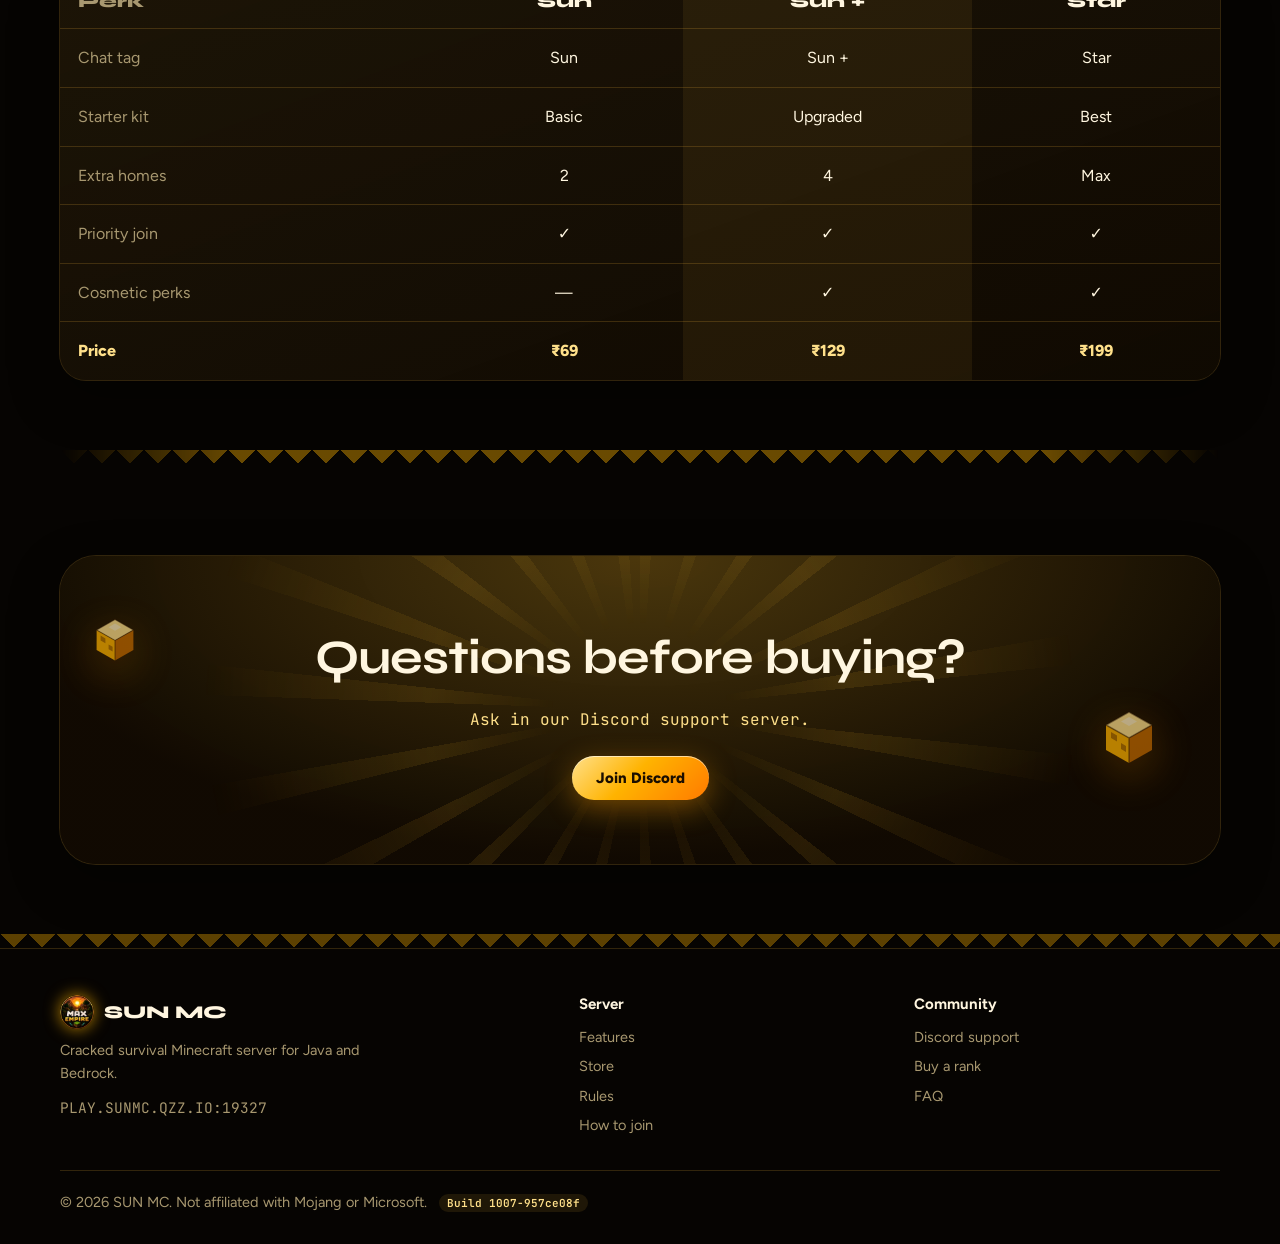
<file: store/index.html>
<!DOCTYPE html>
<html lang="en"><head><meta charset="utf-8"><script>(function(d){d.classList.add("js");try{if(sessionStorage.getItem("sm_pre")){d.classList.add("nopre")}else{sessionStorage.setItem("sm_pre","1");d.classList.add("pre-on")}}catch(e){d.classList.add("nopre")}})(document.documentElement)</script><meta name="build" content="1007-957ce08f"><meta name="viewport" content="width=device-width, initial-scale=1, minimum-scale=1, viewport-fit=cover">
<title>SUN MC Store: Buy Sun, Sun + and Star Ranks</title><meta name="description" content="Buy SUN MC ranks Sun ₹69, Sun + ₹129 and Star ₹199. Pay through Discord."><meta name="robots" content="index, follow, max-image-preview:large"><meta name="theme-color" content="#ffbe1a"><meta name="color-scheme" content="dark">
<link rel="canonical" href="https://store.sunmc.qzz.io/store/"><link rel="icon" type="image/png" href="../assets/favicon.png"><link rel="apple-touch-icon" href="../assets/logo-512.png"><link rel="manifest" href="../manifest.webmanifest">
<meta property="og:type" content="website"><meta property="og:site_name" content="SUN MC"><meta property="og:title" content="SUN MC Store: Buy Sun, Sun + and Star Ranks"><meta property="og:description" content="Buy SUN MC ranks Sun ₹69, Sun + ₹129 and Star ₹199. Pay through Discord."><meta property="og:url" content="https://store.sunmc.qzz.io/store/"><meta property="og:image" content="https://store.sunmc.qzz.io/og-image.jpg"><meta property="og:image:width" content="1200"><meta property="og:image:height" content="630">
<meta name="twitter:card" content="summary_large_image"><meta name="twitter:title" content="SUN MC Store: Buy Sun, Sun + and Star Ranks"><meta name="twitter:description" content="Buy SUN MC ranks Sun ₹69, Sun + ₹129 and Star ₹199. Pay through Discord."><meta name="twitter:image" content="https://store.sunmc.qzz.io/og-image.jpg">
<link rel="preconnect" href="https://fonts.googleapis.com"><link rel="preconnect" href="https://fonts.gstatic.com" crossorigin>
<link rel="stylesheet" href="https://fonts.googleapis.com/css2?family=Syne:wght@600;800&family=Figtree:wght@400;600;800&family=JetBrains+Mono:wght@500;700&display=swap">
<link rel="stylesheet" href="../assets/style.957ce08f.css"><script type="application/ld+json">{"@context": "https://schema.org", "@graph": [{"@type": "Product", "name": "SUN MC Sun rank", "offers": {"@type": "Offer", "price": "69", "priceCurrency": "INR", "availability": "https://schema.org/InStock"}}, {"@type": "Product", "name": "SUN MC Sun + rank", "offers": {"@type": "Offer", "price": "129", "priceCurrency": "INR", "availability": "https://schema.org/InStock"}}, {"@type": "Product", "name": "SUN MC Star rank", "offers": {"@type": "Offer", "price": "199", "priceCurrency": "INR", "availability": "https://schema.org/InStock"}}]}</script><script id="discord:component-embed" type="application/json">{"component": {"type": 17, "accent_color": 16760346, "components": [{"type": 9, "components": [{"type": 10, "content": "# SUN MC Store"}, {"type": 10, "content": "Buy Sun, Sun + and Star ranks for SUN MC. Pay in rupees through our Discord."}], "accessory": {"type": 11, "media": {"url": "https://store.sunmc.qzz.io/assets/logo-512.png"}}}, {"type": 10, "content": "☀️ **Sun ₹69**   🌞 **Sun + ₹129**   ⭐ **Star ₹199**"}, {"type": 14, "divider": true, "spacing": 1}, {"type": 1, "components": [{"type": 2, "style": 5, "label": "Store", "url": "https://store.sunmc.qzz.io/store/"}, {"type": 2, "style": 5, "label": "Website", "url": "https://store.sunmc.qzz.io/"}, {"type": 2, "style": 5, "label": "Join Discord", "url": "https://discord.gg/KNPfUsSNhY"}]}]}}</script></head><body>
<a class="skip" href="#main">Skip to content</a>
<div class="wipe" aria-hidden="true"><i style="--k:0"></i><i style="--k:1"></i><i style="--k:2"></i><i style="--k:3"></i><i style="--k:4"></i><i style="--k:5"></i></div>
<div class="pre" aria-hidden="true"><div class="pl2"><img src="../assets/logo-96.webp" width="88" height="88" alt=""></div><b>SUN MC</b><div class="bar"><i></i></div><small>Loading the sunrise...</small></div>
<div class="bgfx"></div><div class="shapes" aria-hidden="true"><i class="ring" style="--x:6%;--y:14%;--s:46px;--d:-0s;--t:14s"></i><i class="dia" style="--x:90%;--y:22%;--s:30px;--d:-3s;--t:12s"></i><i class="tri" style="--x:14%;--y:48%;--s:34px;--d:-5s;--t:16s"></i><i class="plus" style="--x:84%;--y:50%;--s:28px;--d:-2s;--t:13s"></i><i class="ring" style="--x:92%;--y:76%;--s:60px;--d:-6s;--t:18s"></i><i class="dia" style="--x:8%;--y:80%;--s:26px;--d:-1s;--t:11s"></i><i class="tri" style="--x:70%;--y:8%;--s:26px;--d:-4s;--t:15s"></i><i class="plus" style="--x:30%;--y:88%;--s:24px;--d:-7s;--t:12s"></i><i class="ring" style="--x:48%;--y:30%;--s:22px;--d:-3s;--t:10s"></i><i class="dia" style="--x:58%;--y:70%;--s:20px;--d:-8s;--t:14s"></i><i class="hex" style="--x:22%;--y:24%;--s:44px;--d:-2s;--t:15s"></i><i class="hex" style="--x:78%;--y:38%;--s:56px;--d:-6s;--t:17s"></i><i class="hex" style="--x:40%;--y:62%;--s:30px;--d:-4s;--t:13s"></i><i class="ring" style="--x:66%;--y:90%;--s:34px;--d:-9s;--t:16s"></i><i class="plus" style="--x:4%;--y:58%;--s:22px;--d:-3s;--t:11s"></i><i class="dia" style="--x:96%;--y:6%;--s:22px;--d:-5s;--t:12s"></i><i class="tri" style="--x:54%;--y:12%;--s:22px;--d:-1s;--t:14s"></i><i class="hex" style="--x:12%;--y:92%;--s:36px;--d:-7s;--t:16s"></i><i class="ring" style="--x:34%;--y:6%;--s:18px;--d:-2s;--t:9s"></i><i class="plus" style="--x:74%;--y:24%;--s:20px;--d:-6s;--t:10s"></i></div><svg width="0" height="0" style="position:absolute" aria-hidden="true"><defs><symbol id="cube" viewBox="0 0 100 110"><path d="M50 4 96 30 50 56 4 30Z" fill="#ffe08a"/><path d="M4 30 50 56V106L4 80Z" fill="#ffb300"/><path d="M96 30 50 56V106L96 80Z" fill="#c26a00"/><path d="M50 4 96 30 50 56 4 30ZM4 30 50 56 96 30M50 56V106" fill="none" stroke="rgba(40,18,0,.45)" stroke-width="3"/><path d="M50 14 66 23 50 32 34 23Z" fill="rgba(255,255,255,.4)"/><path d="M14 44 26 51V63L14 56ZM34 66 44 72V84L34 78Z" fill="rgba(90,40,0,.45)"/></symbol></defs></svg><header class="nav"><input id="nt" type="checkbox" hidden><div class="w"><a class="brand" href="../"><img src="../assets/logo-96.webp" alt="" width="40" height="40">SUN MC</a>
<nav class="nl" aria-label="Main"><a href="../#features">Features</a><a href="../store/" aria-current="page">Store</a><a href="../rules/">Rules</a><a href="../#join">How to join</a><a href="../#faq">FAQ</a></nav>
<a class="btn sm" href="../#join">Play now</a><label class="bur" for="nt" aria-label="Menu"><i></i><i></i><i></i></label></div></header>
<main id="main"><section class="ph w"><svg class="cb" viewBox="0 0 100 110" style="--x:1%;--y:18%;--s:44px;--d:-0s;--t:9s" aria-hidden="true"><use href="#cube"/></svg><svg class="cb" viewBox="0 0 100 110" style="--x:88%;--y:30%;--s:52px;--d:-2s;--t:11s" aria-hidden="true"><use href="#cube"/></svg><svg class="cb" viewBox="0 0 100 110" style="--x:78%;--y:70%;--s:30px;--d:-4s;--t:8s" aria-hidden="true"><use href="#cube"/></svg><h1 class="wm sm">Store</h1><p class="lead">One-time ranks that support the server. Pick one, send your order on Discord and get it in game.</p></section>
<section class="w sec t0"><div class="rk"><article class="rc pn"><div class="rn"><span>&#9728;&#65039;</span>Sun</div><div class="pr">&#8377;69 <small>one-time</small></div><ul><li>Sun chat tag</li><li>Exclusive starter kit</li><li>Priority join</li><li>2 extra homes</li></ul><a class="btn g" data-buy="sun" href="#order">Buy Sun</a></article><article class="rc pn pop"><span class="bdg">Most popular</span><div class="rn"><span>&#127774;</span>Sun +</div><div class="pr">&#8377;129 <small>one-time</small></div><ul><li>Everything in Sun</li><li>Sun + chat tag</li><li>Upgraded kit</li><li>4 extra homes</li><li>Cosmetic perks</li></ul><a class="btn" data-buy="sunplus" href="#order">Buy Sun +</a></article><article class="rc pn"><div class="rn"><span>&#11088;</span>Star</div><div class="pr">&#8377;199 <small>one-time</small></div><ul><li>Everything in Sun +</li><li>Star chat tag</li><li>Best kit</li><li>Max homes</li><li>Top-tier perks</li></ul><a class="btn g" data-buy="star" href="#order">Buy Star</a></article></div></section>
<div class="dv" aria-hidden="true"></div><section class="w sec" id="order"><i class="hx h1" aria-hidden="true"></i><i class="hx h2" aria-hidden="true"></i><h2 class="sh">Place your order</h2><p class="sub">Fill in your details, we copy the order and open Discord for payment.</p>
<div class="od"><div class="pn ord"><label>Rank<select id="o-rank"><option value="sun">Sun &middot; &#8377;69</option><option value="sunplus" selected>Sun + &middot; &#8377;129</option><option value="star">Star &middot; &#8377;199</option></select></label>
<label>Minecraft username<input id="o-mc" autocomplete="off" maxlength="32" placeholder="Steve123"></label>
<button class="btn" id="o-go" type="button">Copy order</button><p class="msg" id="o-msg" hidden></p><div class="prev" id="o-prev" hidden><pre id="o-txt"></pre><div class="acts"><button class="btn sm" id="o-again" type="button">Copy again</button><a class="btn g sm" id="o-dcl" href="https://discord.gg/KNPfUsSNhY" target="_blank" rel="noopener">Open Discord</a></div></div></div>
<div class="pn side"><h3>How buying works</h3><ol class="stp"><li><span>Choose a rank and enter your Minecraft username.</span></li><li><span>We copy your order. Then open our Discord ticket.</span></li><li><span>Paste it in a ticket and pay in &#8377;.</span></li><li><span>Staff gives your rank in game.</span></li></ol></div></div></section>
<div class="dv" aria-hidden="true"></div><section class="w sec"><i class="hx h1" aria-hidden="true"></i><i class="hx h2" aria-hidden="true"></i><h2 class="sh">Compare ranks</h2><div class="cmp pn"><table><thead><tr><th>Perk</th><th>Sun</th><th>Sun +</th><th>Star</th></tr></thead><tbody><tr><td>Chat tag</td><td>Sun</td><td>Sun +</td><td>Star</td></tr><tr><td>Starter kit</td><td>Basic</td><td>Upgraded</td><td>Best</td></tr><tr><td>Extra homes</td><td>2</td><td>4</td><td>Max</td></tr><tr><td>Priority join</td><td>&#10003;</td><td>&#10003;</td><td>&#10003;</td></tr><tr><td>Cosmetic perks</td><td>&mdash;</td><td>&#10003;</td><td>&#10003;</td></tr><tr><td>Price</td><td>&#8377;69</td><td>&#8377;129</td><td>&#8377;199</td></tr></tbody></table></div></section>
<div class="dv" aria-hidden="true"></div><section class="w"><div class="cta pn"><svg class="cb" viewBox="0 0 100 110" style="--x:3%;--y:20%;--s:40px;--d:-1s;--t:9s" aria-hidden="true"><use href="#cube"/></svg><svg class="cb" viewBox="0 0 100 110" style="--x:90%;--y:50%;--s:50px;--d:-3s;--t:10s" aria-hidden="true"><use href="#cube"/></svg><h2>Questions before buying?</h2><p class="k">Ask in our Discord support server.</p><div class="acts c"><a class="btn" href="https://discord.gg/KNPfUsSNhY" target="_blank" rel="noopener">Join Discord</a></div></div></section></main>
<footer class="ft"><div class="w fg3"><div><a class="brand" href="../"><img src="../assets/logo-96.webp" alt="" width="40" height="40">SUN MC</a><p>Cracked survival Minecraft server for Java and Bedrock.</p><p class="k">PLAY.SUNMC.QZZ.IO:19327</p></div>
<div><h4>Server</h4><a href="../#features">Features</a><a href="../store/">Store</a><a href="../rules/">Rules</a><a href="../#join">How to join</a></div>
<div><h4>Community</h4><a href="https://discord.gg/KNPfUsSNhY" target="_blank" rel="noopener">Discord support</a><a href="../store/#order">Buy a rank</a><a href="../#faq">FAQ</a></div></div>
<div class="w cp">&copy; 2026 SUN MC. Not affiliated with Mojang or Microsoft. <span class="bld">Build 1007-957ce08f</span></div></footer>
<div class="toast" id="toast" role="status"></div>
<script defer src="../assets/app.957ce08f.js"></script></body></html>
</file>
<file: assets/style.957ce08f.css>
:root{--bg:#060402;--g:#ffb300;--g2:#ff7a00;--gl:#ffe08a;--bone:#fff6e0;--mut:#a89870;--line:rgba(255,190,60,.18);--f:Figtree,system-ui,-apple-system,"Segoe UI",Roboto,sans-serif;--h:Syne,"Arial Black",Impact,sans-serif;--m:"JetBrains Mono",ui-monospace,Menlo,Consolas,monospace;color-scheme:dark}*{box-sizing:border-box}[hidden]{display:none!important}html{scroll-behavior:smooth;scroll-padding-top:96px;overflow-x:hidden;max-width:100%}html,body{margin:0}body{background:var(--bg);color:var(--bone);font:400 16px/1.6 var(--f);overflow-x:clip;-webkit-font-smoothing:antialiased}h1,h2,h3,h4{font-family:var(--h);margin:0}a{color:inherit}.k{font-family:var(--m)}::selection{background:var(--g);color:#000}:focus-visible{outline:2px solid var(--gl);outline-offset:3px;border-radius:8px}.w{width:min(100% - 32px,1160px);margin-inline:auto}.skip{position:fixed;left:12px;top:-80px;z-index:99;background:var(--g);color:#000;padding:10px 16px;border-radius:12px;font-weight:700}.skip:focus{top:10px}.bgfx{position:fixed;inset:0;z-index:0;pointer-events:none;overflow:hidden}.bgfx:before,.bgfx:after{content:"";position:absolute;width:80vmax;height:80vmax;border-radius:50%;will-change:transform}.bgfx:before{left:-40vmax;top:-48vmax;background:radial-gradient(circle,rgba(255,179,0,.24),transparent 62%);animation:dr 26s ease-in-out infinite alternate}.bgfx:after{right:-45vmax;top:35vh;background:radial-gradient(circle,rgba(150,70,0,.42),transparent 62%);animation:dr 32s ease-in-out infinite alternate-reverse}@keyframes dr{to{transform:translate3d(8vmax,6vmax,0) scale(1.15)}}.btn{position:relative;overflow:hidden;display:inline-flex;align-items:center;justify-content:center;gap:8px;border:0;cursor:pointer;padding:13px 24px;border-radius:999px;background:linear-gradient(135deg,var(--gl),var(--g) 45%,var(--g2));color:#1a0e00;font:800 15px var(--f);text-decoration:none;box-shadow:0 8px 28px rgba(255,160,0,.38),inset 0 1px 0 rgba(255,255,255,.6);transition:transform .2s,box-shadow .2s}.btn:hover{transform:translateY(-2px);box-shadow:0 12px 36px rgba(255,160,0,.55),inset 0 1px 0 rgba(255,255,255,.6)}.btn:not(.g):after{content:"";position:absolute;top:0;left:-70%;width:45%;height:100%;background:linear-gradient(100deg,transparent,rgba(255,255,255,.55),transparent);transform:skewX(-20deg);animation:sh 5s ease-in-out infinite;pointer-events:none}@keyframes sh{0%,62%{left:-70%}100%{left:130%}}.btn.g{background:rgba(255,190,60,.08);color:var(--bone);box-shadow:0 0 0 1px var(--line)}.btn.g:hover{background:rgba(255,190,60,.18);box-shadow:0 0 0 1px rgba(255,190,60,.4)}.btn.sm{padding:9px 18px;font-size:13.5px}.pn{border-radius:26px;background:linear-gradient(160deg,rgba(255,190,60,.09),rgba(20,12,2,.72));box-shadow:0 0 0 1px var(--line),0 18px 50px rgba(0,0,0,.35)}.nav{animation:nd .9s cubic-bezier(.2,.9,.3,1) both;position:fixed;top:calc(env(safe-area-inset-top,0px) + 12px);left:50%;transform:translateX(-50%);z-index:70;width:min(94%,900px);padding:8px 8px 8px 14px;border-radius:999px;background:rgba(14,9,3,.68);-webkit-backdrop-filter:blur(20px) saturate(170%);backdrop-filter:blur(20px) saturate(170%);box-shadow:0 12px 40px rgba(0,0,0,.6),0 0 0 1px var(--line),inset 0 1px 0 rgba(255,255,255,.08)}.nav .w{width:100%;display:flex;align-items:center;gap:10px}.brand{display:flex;align-items:center;gap:10px;text-decoration:none;font:800 18px var(--h);color:var(--bone)}.brand img{width:34px;height:34px;border-radius:50%;box-shadow:0 0 16px rgba(255,179,0,.7)}.nl{display:flex;gap:2px;margin:0 auto}.nl a{padding:8px 14px;border-radius:999px;color:var(--mut);font:600 13.5px var(--f);text-decoration:none;transition:.2s}.nl a:hover,.nl a[aria-current]{color:#000;background:var(--g)}.bur{transition:background .3s,transform .4s cubic-bezier(.2,.9,.3,1.3);display:none;width:42px;height:42px;border-radius:50%;background:rgba(255,190,60,.1);cursor:pointer;flex-direction:column;justify-content:center;align-items:center;gap:5px}.bur i{width:18px;height:2px;background:var(--bone);border-radius:2px;transition:.25s}#nt:checked~.w .bur i:first-child{transform:translateY(7px) rotate(45deg)}#nt:checked~.w .bur i:nth-child(2){opacity:0}#nt:checked~.w .bur i:last-child{transform:translateY(-7px) rotate(-45deg)}@media(max-width:760px){.bur{display:flex}.nav .btn{margin-left:auto}.nl{display:flex;position:absolute;top:calc(100% + 8px);left:0;right:0;margin:0;flex-direction:column;padding:10px;border-radius:24px;background:rgba(14,9,3,.97);box-shadow:0 0 0 1px var(--line),0 20px 50px rgba(0,0,0,.6);visibility:hidden;opacity:0;transform:translateY(-16px) scale(.96);transform-origin:top center;pointer-events:none;transition:opacity .3s,transform .4s cubic-bezier(.2,.9,.3,1.25),visibility 0s .4s}#nt:checked~.w .nl{visibility:visible;opacity:1;transform:none;pointer-events:auto;transition-delay:0s}.nl a{padding:14px;opacity:0;transform:translateX(-18px);transition:opacity .3s,transform .4s,background .2s,color .2s}#nt:checked~.w .nl a{opacity:1;transform:none;transition-delay:calc(var(--i,0)*.06s + .1s),calc(var(--i,0)*.06s + .1s),0s,0s}.nl a:nth-child(2){--i:1}.nl a:nth-child(3){--i:2}.nl a:nth-child(4){--i:3}.nl a:nth-child(5){--i:4}#nt:checked~.w .bur{background:rgba(255,190,60,.28);transform:rotate(90deg)}}.hero{position:relative;overflow:hidden;overflow:clip;contain:paint;padding:128px 0 90px;text-align:center}.sun{position:absolute;left:50%;top:46%;width:min(130vw,960px);aspect-ratio:1;transform:translate(-50%,-50%);pointer-events:none;overflow:hidden;border-radius:50%}.corona{position:absolute;inset:0;border-radius:50%;background:radial-gradient(circle,rgba(255,200,40,.5) 0,rgba(255,140,0,.24) 30%,transparent 64%);animation:pl 6s ease-in-out infinite}.rays{position:absolute;inset:6%;border-radius:50%;background:repeating-conic-gradient(rgba(255,190,40,.07) 0 2deg,transparent 2deg 12deg);-webkit-mask:radial-gradient(circle,transparent 24%,#000 40%,transparent 70%);mask:radial-gradient(circle,transparent 24%,#000 40%,transparent 70%);animation:sp 90s linear infinite}@keyframes pl{50%{transform:scale(1.07)}}@keyframes sp{to{transform:rotate(360deg)}}.ht{position:relative;z-index:3;display:flex;flex-direction:column;align-items:center}.ht>*{animation:up .85s cubic-bezier(.2,.8,.2,1) var(--sd,0s) both}.ht>:nth-child(2){--sd:.08s}.ht>:nth-child(3){--sd:.16s}.ht>:nth-child(4){--sd:.24s}.ht>:nth-child(5){--sd:.32s}.ht>:nth-child(6){--sd:.4s}.ht>:nth-child(7){--sd:.48s}@keyframes up{from{opacity:0;transform:translateY(24px)}to{opacity:1;transform:none}}@keyframes fl{50%{transform:translateY(-10px)}}.chip{display:inline-flex;align-items:center;gap:9px;margin-bottom:18px;padding:6px 15px;border-radius:999px;background:rgba(255,190,60,.08);box-shadow:0 0 0 1px var(--line);font:600 13px var(--f);color:var(--gl)}.chip i{width:8px;height:8px;border-radius:50%;background:#6ee7a0;box-shadow:0 0 10px #6ee7a0;animation:pl 2s infinite}.lg{--rad:clamp(78px,11vw,108px);--rad2:calc(var(--rad)*.78);position:relative;display:grid;place-items:center;width:clamp(170px,23vw,220px);aspect-ratio:1;margin-bottom:6px}.lg .logo{width:68%;height:auto;aspect-ratio:1;border-radius:50%;filter:drop-shadow(0 0 40px rgba(255,170,0,.7));animation:fl 5s ease-in-out infinite}.lg .r1,.lg .r2{position:absolute;inset:0;border-radius:50%;border:2px dashed rgba(255,190,60,.5);animation:sp 30s linear infinite}.lg .r2{inset:9%;border:2px dotted rgba(255,190,60,.35);animation-direction:reverse;animation-duration:22s}.lg .o1,.lg .o2{position:absolute;left:50%;top:50%;width:12px;height:12px;margin:-6px;background:var(--gl);box-shadow:0 0 14px var(--g);rotate:45deg;animation:orb 9s linear infinite}.lg .o2{width:8px;height:8px;margin:-4px;background:var(--g2);animation-duration:14s;animation-direction:reverse;animation-name:orb2}@keyframes orb2{from{transform:rotate(0) translateX(var(--rad2))}to{transform:rotate(360deg) translateX(var(--rad2))}}@keyframes orb{from{transform:rotate(0) translateX(var(--rad))}to{transform:rotate(360deg) translateX(var(--rad))}}.wm{display:inline-block;margin:10px 0 6px;padding:.04em .1em .1em;font:800 clamp(54px,10.5vw,118px)/1 var(--h);letter-spacing:-.02em;background:linear-gradient(#fff 6%,#ffd23a 52%,#ff7a00);-webkit-background-clip:text;background-clip:text;color:transparent;filter:drop-shadow(0 0 36px rgba(255,160,0,.45))}.wm.sm{font-size:clamp(46px,8vw,84px)}.lead{max-width:540px;margin:0 auto 26px;color:#d6c595;font-size:clamp(16px,2.4vw,19px)}.con{width:min(100%,520px);margin-bottom:22px;position:relative;text-align:left}.tab{position:absolute;opacity:0;pointer-events:none}.tl{display:flex;gap:4px;padding:5px;margin:14px 14px 0;border-radius:999px;background:rgba(255,190,60,.08);box-shadow:0 0 0 1px var(--line)}.tl label{flex:1;text-align:center;padding:9px;border-radius:999px;font:700 14px var(--f);color:var(--mut);cursor:pointer;transition:.2s}.tl label:hover{color:var(--bone)}#ej:checked~.tl [for=ej],#eb:checked~.tl [for=eb],#jj:checked~.tl [for=jj],#jb:checked~.tl [for=jb]{background:var(--g);color:#1a0e00}#ej:focus-visible~.tl [for=ej],#eb:focus-visible~.tl [for=eb],#jj:focus-visible~.tl [for=jj],#jb:focus-visible~.tl [for=jb]{outline:2px solid var(--gl)}.pane{display:none;padding:14px}#ej:checked~.pj,#eb:checked~.pb,#jj:checked~.pj,#jb:checked~.pb{display:block}.f{display:flex;align-items:center;justify-content:space-between;gap:10px;padding:10px 10px 10px 18px;border-radius:18px;background:rgba(255,190,60,.06);box-shadow:inset 0 0 0 1px var(--line)}.f+.f{margin-top:10px}.f small{display:block;color:var(--mut);font-size:12px;line-height:1.3}.f b{font:700 clamp(15px,4.4vw,19px) var(--m);color:var(--gl);word-break:break-all}.acts{display:flex;gap:12px;flex-wrap:wrap}.acts.c{justify-content:center}.cb{position:absolute;left:var(--x);top:var(--y);width:var(--s);aspect-ratio:100/110;height:auto;z-index:1;opacity:.9;filter:drop-shadow(0 12px 22px rgba(255,150,0,.38));animation:bob var(--t,9s) ease-in-out var(--d,0s) infinite alternate;pointer-events:none}@keyframes bob{from{transform:translateY(0) rotate(-7deg)}to{transform:translateY(-28px) rotate(9deg)}}.sp{position:absolute;left:var(--x);top:var(--y);width:var(--s);aspect-ratio:1;z-index:1;background:#ffe9a8;clip-path:polygon(50% 0,60% 40%,100% 50%,60% 60%,50% 100%,40% 60%,0 50%,40% 40%);animation:tw var(--t) ease-in-out var(--d) infinite;pointer-events:none}@keyframes tw{0%,100%{opacity:.1;transform:scale(.4)}50%{opacity:1;transform:scale(1) rotate(45deg)}}.mq{position:relative;z-index:2;overflow:hidden;padding:16px 0;border-block:1px solid var(--line);background:rgba(255,170,0,.04)}.mqi{display:flex;gap:34px;width:max-content;font:800 22px var(--h);color:var(--g);white-space:nowrap;animation:mq 40s linear infinite}.mqi i{color:var(--g2);font-style:normal}.mq:hover .mqi{animation-play-state:paused}@keyframes mq{to{transform:translateX(-50%)}}.stw{padding-top:56px}.stats{display:grid;grid-template-columns:repeat(4,minmax(0,1fr));gap:14px}.st{display:flex;flex-direction:column;justify-content:center;min-height:112px;padding:22px 16px;border-radius:22px;text-align:center;background:linear-gradient(160deg,rgba(255,190,60,.1),rgba(255,190,60,.02));box-shadow:0 0 0 1px var(--line)}.st b{font:800 clamp(22px,3vw,32px) var(--h);background:linear-gradient(#fff,var(--g));-webkit-background-clip:text;background-clip:text;color:transparent}.st span{color:var(--mut);font-size:13.5px}.sec{padding:84px 0 0}.sh{font:800 clamp(30px,5.2vw,52px)/1.05 var(--h);letter-spacing:-.02em;margin-bottom:12px}.sub{color:var(--mut);max-width:560px;margin:0 0 38px}.mt{margin-top:34px;text-align:center}.fg,.rl{display:grid;grid-template-columns:repeat(3,minmax(0,1fr));gap:16px}.rl{grid-template-columns:repeat(2,minmax(0,1fr))}.fc{position:relative;padding:28px;transition:transform .25s,box-shadow .25s}.fc:hover{transform:translateY(-4px);box-shadow:0 0 0 1px rgba(255,190,60,.4),0 22px 50px rgba(255,150,0,.12)}.ic{width:52px;height:52px;display:grid;place-items:center;border-radius:16px;font-size:26px;background:rgba(255,190,60,.12);box-shadow:inset 0 0 0 1px var(--line);margin-bottom:16px}.fc h3{font-size:20px;margin-bottom:6px}.fc p{margin:0;color:var(--mut);font-size:15px}.rk{display:grid;grid-template-columns:repeat(3,minmax(0,1fr));gap:18px;align-items:stretch;padding-top:14px}.rc{position:relative;display:flex;flex-direction:column;padding:32px 26px;border-radius:30px}.rc.pop{background:linear-gradient(170deg,rgba(255,190,60,.2),rgba(14,9,3,.85));box-shadow:0 0 70px rgba(255,170,0,.25),0 18px 50px rgba(0,0,0,.4)}.rc.pop:before{content:"";position:absolute;inset:0;border-radius:30px;padding:2px;background:conic-gradient(from var(--a),#ffb300 0 30%,#ffe08a 45%,#ff7a00 60%,#ffb300 75%,#ffb300);-webkit-mask:linear-gradient(#000 0 0) content-box,linear-gradient(#000 0 0);-webkit-mask-composite:xor;mask:linear-gradient(#000 0 0) content-box exclude,linear-gradient(#000 0 0);animation:rot 6s linear infinite;pointer-events:none}@property --a{syntax:"<angle>";initial-value:0deg;inherits:false}@keyframes rot{to{--a:360deg}}.bdg{position:absolute;top:-13px;left:50%;transform:translateX(-50%);padding:4px 14px;border-radius:999px;background:var(--g);color:#1a0e00;font:800 12px var(--f);white-space:nowrap}.rn{display:flex;align-items:center;gap:10px;font:800 26px var(--h)}.pr{font:800 48px/1 var(--h);margin:12px 0 0;color:var(--gl)}.pr small{font:500 14px var(--f);color:var(--mut)}.rc ul{list-style:none;margin:18px 0 24px;padding:0;display:grid;gap:9px;align-content:start;flex:1;color:#e6d6ac;font-size:15px}.rc li:before{content:"\2726";color:var(--g);margin-right:10px}.rc .btn{width:100%}.ph{padding:150px 0 6px;text-align:center}.ph .lead{margin-bottom:0}.t0{padding-top:36px}.nf{min-height:80vh;display:flex;flex-direction:column;align-items:center;justify-content:center}.nf .lead{margin-bottom:24px}.od,.jn{display:grid;grid-template-columns:minmax(0,1.1fr) minmax(0,.9fr);gap:20px;align-items:start}.ord{padding:26px;display:grid;gap:16px}.ord label{display:grid;gap:6px;font:600 14px var(--f);color:var(--mut)}.ord input,.ord select{width:100%;padding:14px 16px;border:0;border-radius:14px;background:rgba(255,190,60,.08);box-shadow:0 0 0 1px var(--line);color:var(--bone);font:500 15px var(--f)}.ord input:focus,.ord select:focus{outline:2px solid var(--g)}.ord select option{background:#1a1204}.msg{margin:0;font-size:14px;color:#ff8a8a}.msg.ok{color:#6ee7a0}.side{padding:26px}.side h3{font-size:20px;margin-bottom:16px}.stp{counter-reset:s;list-style:none;margin:0;padding:0;display:grid;gap:14px}.stp li{counter-increment:s;display:flex;gap:14px;align-items:flex-start}.stp li:before{content:counter(s);flex:none;width:32px;height:32px;border-radius:50%;display:grid;place-items:center;background:var(--g);color:#1a0e00;font:800 14px var(--h)}.stp li span{padding-top:4px}.stp code{padding:2px 8px;border-radius:8px;background:rgba(255,190,60,.14);color:var(--gl);font-family:var(--m);font-size:.9em;word-break:break-all}.tb .pane{padding:22px 24px}.cmp{overflow-x:auto}.cmp table{width:100%;border-collapse:collapse;min-width:520px}.cmp th,.cmp td{padding:16px 18px;text-align:center;border-bottom:1px solid var(--line)}.cmp th:first-child,.cmp td:first-child{text-align:left;color:var(--mut)}.cmp th{font:800 18px var(--h)}.cmp tr:last-child td{border:0;font-weight:800;color:var(--gl)}.cmp td:nth-child(3),.cmp th:nth-child(3){background:rgba(255,190,60,.07)}.faq{display:grid;gap:10px;max-width:820px}.faq details{border-radius:20px;background:rgba(255,190,60,.05);box-shadow:0 0 0 1px var(--line)}.faq summary{cursor:pointer;padding:18px 22px;font:700 17px var(--f);list-style:none;display:flex;justify-content:space-between;gap:10px}.faq summary::-webkit-details-marker{display:none}.faq summary:after{content:"+";color:var(--g);font-size:22px;line-height:1;transition:transform .25s}.faq details[open] summary:after{transform:rotate(45deg)}.faq p{margin:0;padding:0 22px 20px;color:var(--mut)}.cta{margin:84px auto 0;padding:64px 24px;text-align:center;border-radius:36px;background:radial-gradient(80% 140% at 50% 0,rgba(255,190,40,.28),rgba(20,12,2,.8) 70%)}.cta h2{font-size:clamp(28px,5vw,48px);letter-spacing:-.02em;margin-bottom:10px}.cta .k{color:var(--gl);margin:0 0 24px;word-break:break-all}.ft{margin-top:84px;border-top:1px solid var(--line);padding:46px 0 30px;color:var(--mut);font-size:14.5px}.fg3{display:grid;grid-template-columns:minmax(0,1.6fr) minmax(0,1fr) minmax(0,1fr);gap:30px}.ft h4{color:var(--bone);font:700 15px var(--f);margin-bottom:10px}.ft a:not(.brand){display:block;padding:3px 0;text-decoration:none}.ft a:not(.brand):hover{color:var(--g)}.ft p{margin:10px 0 0;max-width:340px}.ft .brand{color:var(--bone)}.cp{margin-top:30px;padding-top:20px;border-top:1px solid var(--line)}.toast{position:fixed;left:50%;bottom:calc(env(safe-area-inset-bottom,0px) + 24px);transform:translate(-50%,30px);opacity:0;z-index:90;max-width:90vw;padding:12px 20px;border-radius:999px;background:#1c1204;box-shadow:0 0 0 1px var(--g);font:600 14px var(--f);transition:.3s;pointer-events:none;word-break:break-all}.toast.on{opacity:1;transform:translate(-50%,0)}@supports(animation-timeline:view()){.fc,.rc,.st,.faq details,.cta,.od>*,.jn>*,.cmp{animation:rv linear both;animation-timeline:view();animation-range:entry 0% entry 45%}@keyframes rv{from{opacity:0;transform:translateY(30px)}}}@media(max-width:960px){.fg,.rk{grid-template-columns:minmax(0,1fr) minmax(0,1fr)}.od,.jn{grid-template-columns:minmax(0,1fr)}.stats{grid-template-columns:minmax(0,1fr) minmax(0,1fr)}}@media(max-width:640px){.fg,.rk,.rl{grid-template-columns:minmax(0,1fr)}.fg3{grid-template-columns:minmax(0,1fr) minmax(0,1fr)}.fg3>div:first-child{grid-column:1/-1}.sec{padding-top:64px}.hero{padding-top:112px}.cb:nth-of-type(n+4){display:none}.cb{opacity:.45}.sp:nth-of-type(n+9){display:none}.ft,.cta{margin-top:64px}}@media(prefers-reduced-motion:reduce){html{scroll-behavior:auto}.wipe,.ss{display:none!important}.mqi{animation:none}}.ss{position:absolute;top:var(--y);left:-10%;width:150px;height:2px;z-index:1;background:linear-gradient(90deg,transparent,#ffe9a8);opacity:0;animation:shoot 8s linear var(--d) infinite;pointer-events:none}@keyframes shoot{0%{transform:translate(0,0) rotate(22deg);opacity:0}3%{opacity:1}13%{transform:translate(120vw,48vw) rotate(22deg);opacity:0}100%{opacity:0}}.shapes{position:fixed;inset:0;z-index:0;pointer-events:none;overflow:hidden}main,.ft{position:relative;z-index:1}.shapes i{position:absolute;left:var(--x);top:var(--y);width:var(--s);height:var(--s);opacity:.55;animation:sd var(--t) ease-in-out var(--d) infinite alternate,sr calc(var(--t)*3) linear infinite}.shapes .ring{border:2px solid rgba(255,190,60,.35);border-radius:50%}.shapes .dia{border:2px solid rgba(255,190,60,.32)}.shapes .tri{background:rgba(255,190,60,.14);clip-path:polygon(50% 0,100% 100%,0 100%)}.shapes .plus{--c:rgba(255,190,60,.4);background:linear-gradient(var(--c),var(--c)) center/100% 3px no-repeat,linear-gradient(var(--c),var(--c)) center/3px 100% no-repeat}@keyframes sd{to{transform:translate3d(26px,-70px,0)}}@keyframes sr{to{rotate:360deg}}.sh:before{content:"";display:inline-block;width:13px;height:13px;margin-right:14px;background:var(--g);rotate:45deg;vertical-align:middle;box-shadow:0 0 18px var(--g);animation:pl 3s ease-in-out infinite}.fc,.st,.rc:not(.pop){background:radial-gradient(260px circle at var(--mx,-400px) var(--my,-400px),rgba(255,190,40,.17),transparent 70%),linear-gradient(160deg,rgba(255,190,60,.09),rgba(20,12,2,.72))}.fc:hover .ic{animation:wig .6s}@keyframes wig{25%{transform:rotate(-12deg) scale(1.12)}75%{transform:rotate(10deg) scale(1.12)}}.ph,.cta{position:relative}.cta{overflow:hidden}.ph .cb,.cta .cb{opacity:.7}.rl{counter-reset:r}.rule{position:relative;padding:28px 26px 28px 88px}.rule:before{content:counter(r);counter-increment:r;position:absolute;left:24px;top:26px;width:46px;height:50px;display:grid;place-items:center;background:linear-gradient(135deg,var(--gl),var(--g2));color:#1a0e00;font:800 20px var(--h);clip-path:polygon(50% 0,100% 25%,100% 75%,50% 100%,0 75%,0 25%)}.rule h3{font-size:19px}.rule p{margin-top:6px}.ex{display:flex;flex-wrap:wrap;align-items:center;gap:8px;margin-top:14px;color:var(--mut);font-size:14px}.ex code{padding:3px 12px;border-radius:999px;background:rgba(255,120,0,.14);color:var(--gl);font:700 13px var(--m);box-shadow:0 0 0 1px var(--line)}.lad{list-style:none;margin:0 0 20px;padding:0;display:flex;flex-wrap:wrap;gap:6px}.lad li{flex:1 1 150px;min-width:0;padding:18px 18px 18px 34px;text-align:center;font:800 16px var(--h);color:#1a0e00;background:hsl(calc(48 - var(--i)*8) 100% calc(56% - var(--i)*3%));clip-path:polygon(0 0,calc(100% - 20px) 0,100% 50%,calc(100% - 20px) 100%,0 100%,20px 50%);animation:lp 3.6s ease-in-out calc(var(--i)*.35s) infinite}.lad li:first-child{clip-path:polygon(0 0,calc(100% - 20px) 0,100% 50%,calc(100% - 20px) 100%,0 100%)}.lad li.hi{color:#fff6e0;text-shadow:0 1px 0 rgba(0,0,0,.4)}@keyframes lp{50%{filter:brightness(1.3)}}.n2{color:var(--mut);margin:0}.alt{display:flex;align-items:center;gap:22px;padding:30px 28px;background:linear-gradient(160deg,rgba(255,70,40,.16),rgba(20,12,2,.8));box-shadow:0 0 0 1px rgba(255,100,70,.55),0 0 50px rgba(255,70,40,.12)}.alt h3{font-size:22px;margin-bottom:4px}.alt p{margin:0;color:#e8c9b8}.ai{flex:none;width:68px;height:68px;display:grid;place-items:center;border-radius:50%;font-size:34px;background:rgba(255,90,60,.16);box-shadow:0 0 0 2px rgba(255,100,70,.6);animation:pl 2s ease-in-out infinite}.prev{display:grid;gap:12px;justify-items:start;padding:16px;border-radius:18px;background:rgba(255,190,60,.06);box-shadow:inset 0 0 0 1px var(--line)}.prev pre{margin:0;white-space:pre-wrap;word-break:break-word;font:500 14px/1.7 var(--m);color:var(--gl);user-select:all}@media(max-width:700px){.rl{grid-template-columns:minmax(0,1fr)}.lad{flex-direction:column}.lad li{flex:none;clip-path:none!important;border-radius:14px;padding:14px;animation-name:lp}.alt{flex-direction:column;text-align:center}.rule{padding-left:84px}.shapes .tri,.shapes .plus{display:none}}@media(max-width:700px){.cta .cb,.ph .cb{display:none}}@keyframes nd{from{transform:translate(-50%,-150%);opacity:0}}.nl a{position:relative}.nl a:not([aria-current]):after{content:"";position:absolute;left:50%;bottom:4px;width:0;height:2px;background:var(--g);border-radius:2px;transition:width .3s,left .3s}@media(min-width:761px){.nl a:not([aria-current]):hover:after{width:40%;left:30%}}.brand img{transition:transform .6s cubic-bezier(.2,.9,.3,1.4)}.brand:hover img{transform:rotate(360deg) scale(1.1)}.btn:active{transform:scale(.96)}.btn.ok{animation:pop .45s}@keyframes pop{40%{transform:scale(1.08)}}.wipe{position:fixed;inset:0;z-index:300;pointer-events:none;display:grid;grid-template-columns:repeat(6,minmax(0,1fr));overflow:hidden}.wipe i{background:linear-gradient(180deg,#ffd23a,#ff9a00 60%,#ff7a00);box-shadow:0 0 0 1px rgba(0,0,0,.25);transform:translateY(101%);animation:wo .65s cubic-bezier(.7,0,.2,1) calc(var(--k)*.06s) both}.wipe i:nth-child(even){background:linear-gradient(180deg,#ffb300,#c26a00)}.wipe.go{pointer-events:auto}.wipe.go i{animation:wi .5s cubic-bezier(.7,0,.2,1) calc(var(--k)*.06s) both}@keyframes wo{from{transform:translateY(0)}to{transform:translateY(101%)}}@keyframes wi{from{transform:translateY(-101%)}to{transform:translateY(0)}}.ph>h1,.ph>.lead{animation:up .85s cubic-bezier(.2,.8,.2,1) .15s both}.ph>.lead{animation-delay:.28s}.sec{position:relative}.dv{height:22px;margin:70px auto 0;width:min(100% - 32px,1160px);background:conic-gradient(from -45deg at bottom,#0000,rgba(255,179,0,.5) 1deg 89deg,#0000 90deg) 0 0/28px 14px repeat-x;-webkit-mask:linear-gradient(90deg,transparent,#000 15%,#000 85%,transparent);mask:linear-gradient(90deg,transparent,#000 15%,#000 85%,transparent);animation:dvs 3s linear infinite;opacity:.8}@keyframes dvs{to{background-position:28px 0}}.dv+.sec{padding-top:56px}.hx{position:absolute;pointer-events:none;width:var(--hs,64px);aspect-ratio:1/1.1;background:linear-gradient(135deg,rgba(255,190,60,.5),rgba(255,122,0,.12));clip-path:polygon(50% 0,100% 25%,100% 75%,50% 100%,0 75%,0 25%);animation:hxf 7s ease-in-out infinite alternate}.hx:after{content:"";position:absolute;inset:3px;background:#070503;clip-path:inherit}.hx.h1{right:0;top:70px}.hx.h2{--hs:34px;right:78px;top:118px;animation-delay:-3s;opacity:.7}@keyframes hxf{from{transform:translateY(0) rotate(-4deg)}to{transform:translateY(-18px) rotate(6deg)}}.fc:after,.st:after{content:"";position:absolute;right:14px;top:14px;width:56px;height:56px;pointer-events:none;background:radial-gradient(circle,rgba(255,190,60,.4) 1.6px,transparent 2px) 0 0/12px 12px;-webkit-mask:linear-gradient(225deg,#000,transparent 70%);mask:linear-gradient(225deg,#000,transparent 70%);opacity:.8}.st{position:relative}.sh:after{content:"";display:block;width:130px;height:4px;margin-top:14px;border-radius:4px;background:linear-gradient(90deg,var(--g),var(--g2),transparent)}@supports(animation-timeline:view()){.sh:after{transform-origin:left;animation:ln linear both;animation-timeline:view();animation-range:entry 0% entry 70%}@keyframes ln{from{transform:scaleX(0)}}}.cta:before{content:"";position:absolute;left:50%;top:50%;width:1000px;max-width:none;aspect-ratio:1;translate:-50% -50%;pointer-events:none;background:repeating-conic-gradient(rgba(255,190,40,.1) 0 4deg,transparent 4deg 16deg);-webkit-mask:radial-gradient(circle,transparent 12%,#000 30%,transparent 62%);mask:radial-gradient(circle,transparent 12%,#000 30%,transparent 62%);animation:sp 80s linear infinite}.cta>*{position:relative}.cta>.cb{position:absolute}.ft{position:relative}.ft:before{content:"";position:absolute;left:0;right:0;top:-1px;height:14px;transform:translateY(-100%);background:conic-gradient(from -45deg at bottom,#0000,rgba(255,179,0,.35) 1deg 89deg,#0000 90deg) 0 0/28px 14px repeat-x;animation:dvs 4s linear infinite reverse}.shapes .hex{background:rgba(255,190,60,.13);clip-path:polygon(50% 0,100% 25%,100% 75%,50% 100%,0 75%,0 25%)}@supports(animation-timeline:scroll()){.shapes i{animation:sd var(--t) ease-in-out var(--d) infinite alternate,sr calc(var(--t)*3) linear infinite,par linear both;animation-timeline:auto,auto,scroll(root)}@keyframes par{to{translate:0 calc(var(--p,1)*-420px)}}.shapes i:nth-child(3n){--p:.45}.shapes i:nth-child(3n+1){--p:1.1}.shapes i:nth-child(3n+2){--p:1.8}}.btn.sm#o-again{min-width:120px}@media(max-width:700px){.hx.h1{--hs:44px;top:56px}.hx.h2{display:none}.dv{margin-top:50px}.cta:before{width:700px}}.rule h3,.rule p,.fc h3,.fc p{overflow-wrap:anywhere}@media(max-width:420px){.rule{padding:24px 18px 24px 74px}.rule:before{left:16px;width:42px;height:46px;font-size:18px}}.pre{position:fixed;inset:0;z-index:400;display:grid;place-content:center;justify-items:center;gap:18px;background:radial-gradient(circle at 50% 40%,#2c1a00,#060402 72%);animation:preOut .55s ease 1.5s both}.nopre .pre{display:none}.pre b{font:800 34px var(--h);letter-spacing:.02em;background:linear-gradient(#fff,#ffb300 70%,#ff7a00);-webkit-background-clip:text;background-clip:text;color:transparent}.pre small{color:var(--mut);font-size:13px;letter-spacing:.04em}.pl2{position:relative;width:128px;height:128px;display:grid;place-items:center}.pl2:before,.pl2:after{content:"";position:absolute;inset:0;border-radius:50%;border:3px solid rgba(255,190,60,.16);border-top-color:var(--g);animation:spn .9s linear infinite}.pl2:after{inset:10px;border-top-color:var(--g2);animation-duration:1.4s;animation-direction:reverse}.pl2 img{border-radius:50%;animation:pl 1.6s ease-in-out infinite;box-shadow:0 0 40px rgba(255,170,0,.6)}.pre .bar{width:min(240px,62vw);height:8px;border-radius:8px;background:rgba(255,190,60,.15);overflow:hidden}.pre .bar i{display:block;height:100%;background:linear-gradient(90deg,var(--g),var(--gl));transform-origin:left;animation:fillb 1.4s cubic-bezier(.6,0,.3,1) both}@keyframes fillb{from{transform:scaleX(0)}}@keyframes spn{to{transform:rotate(360deg)}}@keyframes preOut{to{opacity:0;visibility:hidden}}.pre-on .wipe:not(.go) i{animation:none}.pre-on .nav{animation-delay:1.45s}.pre-on .ht>*{animation-delay:calc(1.4s + var(--sd,0s))}.pre-on .ph>h1{animation-delay:1.5s}.pre-on .ph>.lead{animation-delay:1.63s}.bld{display:inline-block;margin-left:8px;padding:2px 8px;border-radius:999px;background:rgba(255,190,60,.1);font:600 11px var(--m);color:var(--gl)}
</file>
